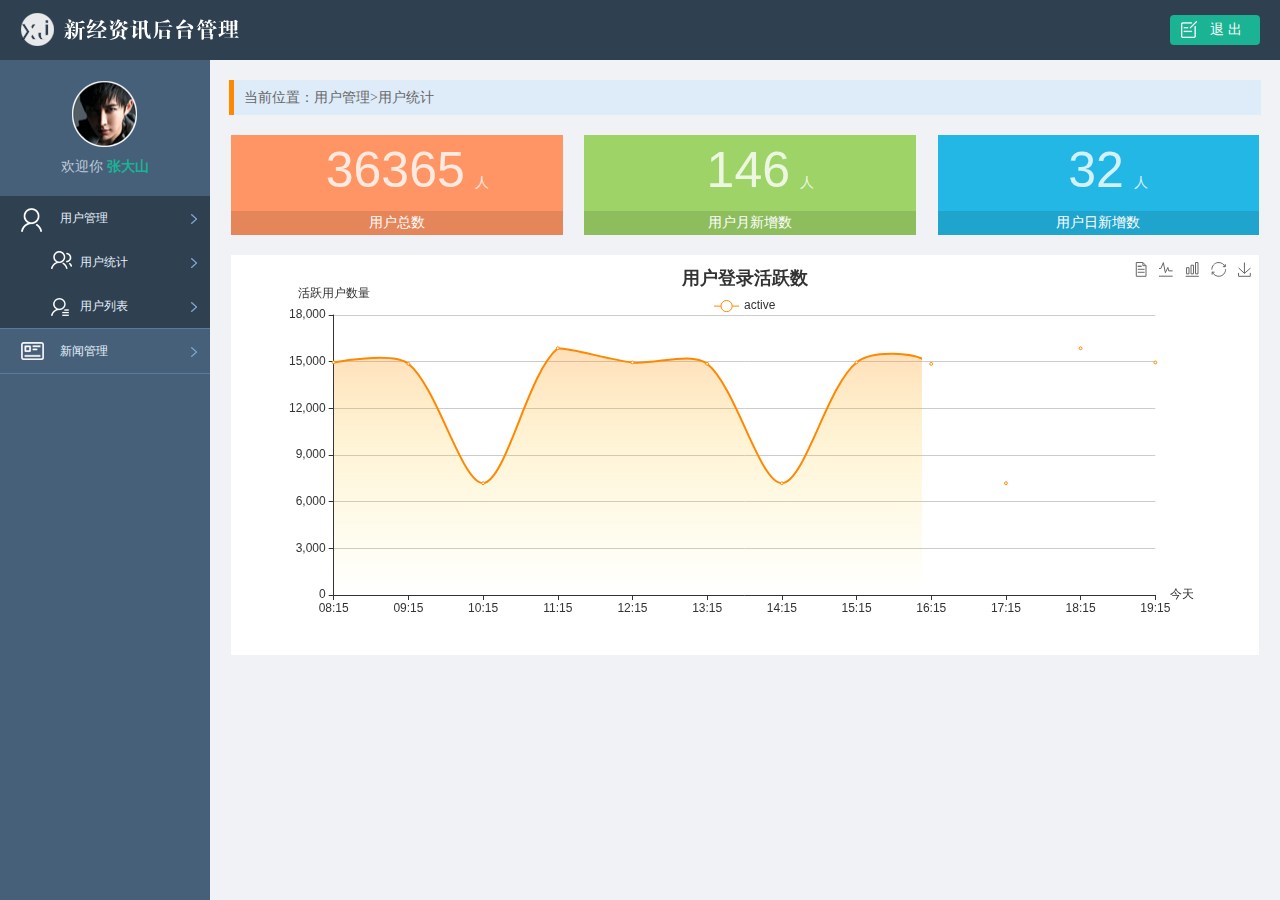
<file: info/static/admin/html/index.html>
<!DOCTYPE html>
<html lang="en">
<head>
	<meta charset="UTF-8">
	<title>新经资讯后台管理</title>
	<link rel="stylesheet" type="text/css" href="../css/reset.css">
	<link rel="stylesheet" type="text/css" href="../css/main.css">
	<script type="text/javascript" src="../js/jquery-1.12.4.min.js"></script>
</head>
<body>
	<div class="header">
		<a href="#" class="logo fl"><img src="../images/logo.png" alt="logo"></a>
		<a href="#" class="logout fr">退 出</a>
	</div>
	
	<div class="side_bar">
		<div class="user_info">
			<img src="../images/person.png" alt="张大山">
			<p>欢迎你 <em>张大山</em></p>
		</div>

		<div class="menu_con">
			<div class="first_menu active"><a href="#" class="icon01">用户管理</a></div>
			<ul class="sub_menu show">
				<li><a class="icon022" href="user_count.html" target="main_frame">用户统计</a></li>
				<li class="current"><a href="user_list.html" class="icon021" target="main_frame">用户列表</a></li>
			</ul>
			<div class="first_menu"><a href="#" class="icon02">新闻管理</a></div>
			<ul class="sub_menu">
				<li><a href="news_review.html" class="icon031" target="main_frame">新闻审核</a></li>
				<li><a href="news_edit.html" class="icon032" target="main_frame">新闻版式编辑</a></li>
				<li><a href="news_type.html" class="icon034" target="main_frame">新闻分类管理</a></li>
			</ul>
		</div>
	</div>

	<div class="main_body" id="main_body">
		<iframe src="user_count.html" frameborder="0" id="main_frame" name="main_frame" frameborder="0" scrolling="auto"></iframe>
	</div>
	
	<script>
		$(function(){
			$('.first_menu').click(function(){
				$(this).addClass('active').siblings('.first_menu').removeClass('active');
				$(this).next().slideDown().siblings('.sub_menu').slideUp();
			})
			var frame_w = $('#main_body').outerWidth();
			var frame_h = $('#main_body').outerHeight();
			$('#main_frame').css({'width':frame_w,'height':frame_h});
		})
	</script>

</body>
</html>
</file>
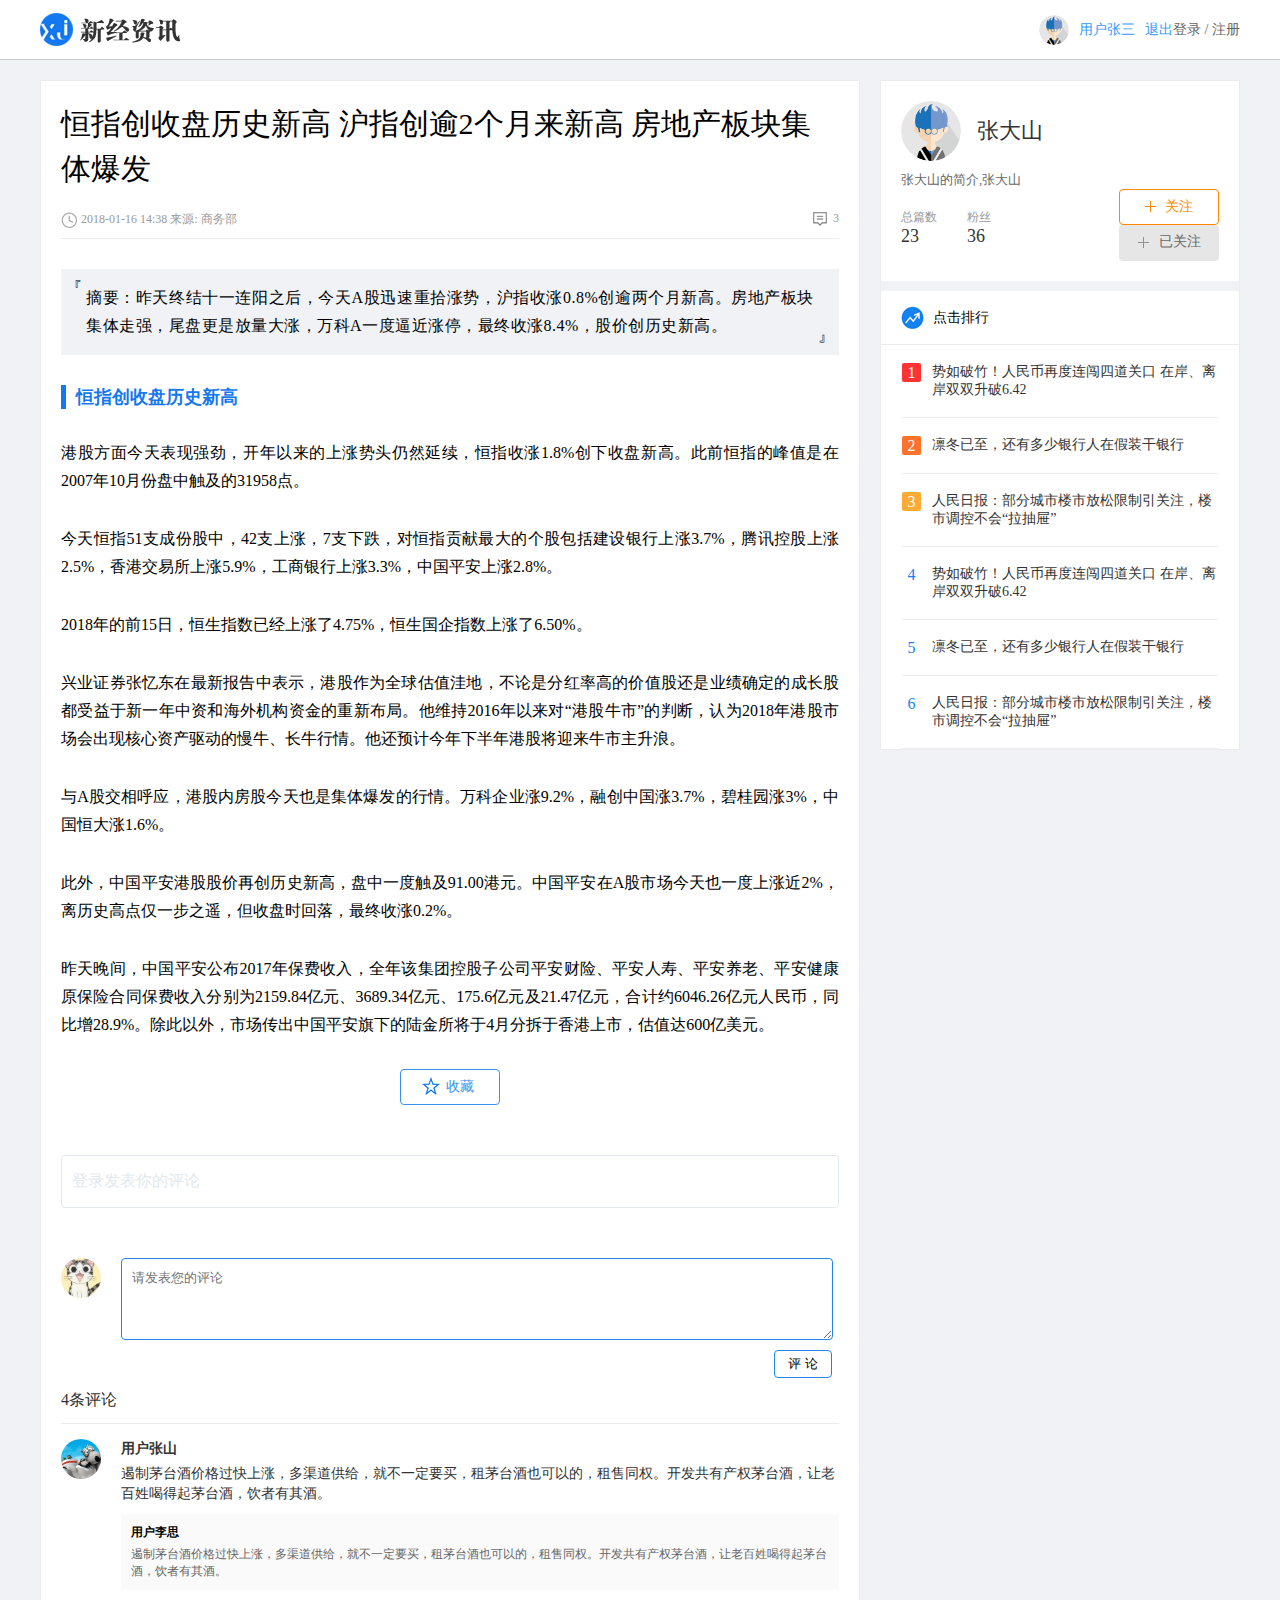
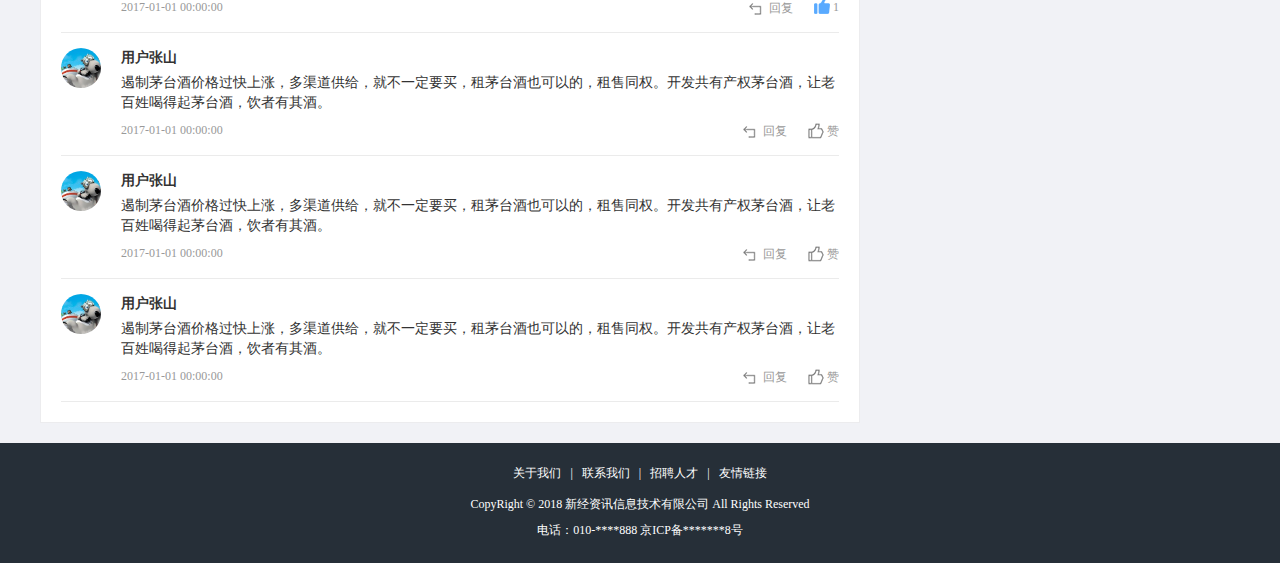
<file: info/templates/news/detail.html>
<!DOCTYPE html>
<html lang="en">
<head>
    <meta charset="UTF-8">
    <title>文章详情页</title>
    <link rel="stylesheet" type="text/css" href="../../static/news/css/reset.css">
    <link rel="stylesheet" type="text/css" href="../../static/news/css/main.css">
    <script type="text/javascript" src="../../static/news/js/jquery-1.12.4.min.js"></script>
    <script type="text/javascript" src="../../static/news/js/detail.js"></script>
    <script type="text/javascript" src="../../static/news/js/main.js"></script>
</head>
<body>
    <div class="header_con">
        <div class="header">
            <a href="#" class="logo fl"><img src="../../static/news/images/logo.png" alt="logo"></a>
            <div class="user_btns fr">
                <a href="javascript:;" class="login_btn">登录</a> / <a href="javascript:;" class="register_btn">注册</a>
            </div>
            <!-- 用户登录后显示下面，隐藏上面 -->
            <div class="user_login fr">
                <img src="../../static/news/images/person01.png" class="lgin_pic">
                <a href="#">用户张三</a>
                <a href="#">退出</a>
            </div>
        </div>
    </div>
    
    <div class="conter_con">
        <div class="detail_con fl">
            <h3>恒指创收盘历史新高 沪指创逾2个月来新高 房地产板块集体爆发</h3>
            <div class="detail_about clearfix">
                <span class="time_souce fl">2018-01-16 14:38 来源: 商务部</span>
                <span class="comment fr">3</span>
            </div>

            <p class="summary">
                摘要：昨天终结十一连阳之后，今天A股迅速重拾涨势，沪指收涨0.8%创逾两个月新高。房地产板块集体走强，尾盘更是放量大涨，万科A一度逼近涨停，最终收涨8.4%，股价创历史新高。
            </p>

            <h4>恒指创收盘历史新高</h4>

            <p>
            港股方面今天表现强劲，开年以来的上涨势头仍然延续，恒指收涨1.8%创下收盘新高。此前恒指的峰值是在2007年10月份盘中触及的31958点。</p>
<p>
今天恒指51支成份股中，42支上涨，7支下跌，对恒指贡献最大的个股包括建设银行上涨3.7%，腾讯控股上涨2.5%，香港交易所上涨5.9%，工商银行上涨3.3%，中国平安上涨2.8%。</p>
<p>
2018年的前15日，恒生指数已经上涨了4.75%，恒生国企指数上涨了6.50%。</p>
<p>
兴业证券张忆东在最新报告中表示，港股作为全球估值洼地，不论是分红率高的价值股还是业绩确定的成长股都受益于新一年中资和海外机构资金的重新布局。他维持2016年以来对“港股牛市”的判断，认为2018年港股市场会出现核心资产驱动的慢牛、长牛行情。他还预计今年下半年港股将迎来牛市主升浪。</p>
<p>
与A股交相呼应，港股内房股今天也是集体爆发的行情。万科企业涨9.2%，融创中国涨3.7%，碧桂园涨3%，中国恒大涨1.6%。</p>
<p>
此外，中国平安港股股价再创历史新高，盘中一度触及91.00港元。中国平安在A股市场今天也一度上涨近2%，离历史高点仅一步之遥，但收盘时回落，最终收涨0.2%。</p>
<p>
昨天晚间，中国平安公布2017年保费收入，全年该集团控股子公司平安财险、平安人寿、平安养老、平安健康原保险合同保费收入分别为2159.84亿元、3689.34亿元、175.6亿元及21.47亿元，合计约6046.26亿元人民币，同比增28.9%。除此以外，市场传出中国平安旗下的陆金所将于4月分拆于香港上市，估值达600亿美元。</p>
            
            
        <a href="javascript:;" class="collection block-center">收藏</a>
        <a href="javascript:;" class="collected block-center" style="display: none"><span class="out">已收藏</span><span class="over">取消收藏</span></a>
        

        <div class="comment_form_logout">
            登录发表你的评论
        </div>

        <form action="" class="comment_form">
            <div class="person_pic">
                <img src="../../static/news/images/cat.jpg" alt="用户图标">
            </div>
            <textarea placeholder="请发表您的评论" class="comment_input"></textarea>
            <input type="submit" name="" value="评 论" class="comment_sub">
        </form>


        <div class="comment_count">
            4条评论
        </div>
        
        <div class="comment_list_con">
            <div class="comment_list">
                <div class="person_pic fl">
                    <img src="../../static/news/images/worm.jpg" alt="用户图标">
                </div>    
                <div class="user_name fl">用户张山</div>
                <div class="comment_text fl">
                    遏制茅台酒价格过快上涨，多渠道供给，就不一定要买，租茅台酒也可以的，租售同权。开发共有产权茅台酒，让老百姓喝得起茅台酒，饮者有其酒。
                </div>
                <div class="reply_text_con fl">
                    <div class="user_name2">用户李思</div>
                    <div class="reply_text">
                        遏制茅台酒价格过快上涨，多渠道供给，就不一定要买，租茅台酒也可以的，租售同权。开发共有产权茅台酒，让老百姓喝得起茅台酒，饮者有其酒。
                    </div>
                </div>
                <div class="comment_time fl">2017-01-01 00:00:00</div>
                <a href="javascript:;" class="comment_up has_comment_up fr">1</a>
                <a href="javascript:;" class="comment_reply fr">回复</a>
                <from class="reply_form fl">
                    <textarea  class="reply_input"></textarea>
                    <input type="submit" name="" value="回复" class="reply_sub fr">
                    <input type="reset" name="" value="取消" class="reply_cancel fr">
                </from>            
            </div>

            <div class="comment_list">
                <div class="person_pic fl">
                    <img src="../../static/news/images/worm.jpg" alt="用户图标">
                </div>    
                <div class="user_name fl">用户张山</div>
                <div class="comment_text fl">
                    遏制茅台酒价格过快上涨，多渠道供给，就不一定要买，租茅台酒也可以的，租售同权。开发共有产权茅台酒，让老百姓喝得起茅台酒，饮者有其酒。
                </div>
                <div class="comment_time fl">2017-01-01 00:00:00</div>
                <a href="javascript:;" class="comment_up fr">赞</a>
                <a href="javascript:;" class="comment_reply fr">回复</a>
                <from class="reply_form fl">
                    <textarea  class="reply_input"></textarea>
                    <input type="submit" name="" value="回复" class="reply_sub fr">
                    <input type="reset" name="" value="取消" class="reply_cancel fr">
                </from>            
            </div>

            <div class="comment_list">
                <div class="person_pic fl">
                    <img src="../../static/news/images/worm.jpg" alt="用户图标">
                </div>    
                <div class="user_name fl">用户张山</div>
                <div class="comment_text fl">
                    遏制茅台酒价格过快上涨，多渠道供给，就不一定要买，租茅台酒也可以的，租售同权。开发共有产权茅台酒，让老百姓喝得起茅台酒，饮者有其酒。
                </div>
                <div class="comment_time fl">2017-01-01 00:00:00</div>
                <a href="javascript:;" class="comment_up fr">赞</a>
                <a href="javascript:;" class="comment_reply fr">回复</a>
                <from class="reply_form fl">
                    <textarea  class="reply_input"></textarea>
                    <input type="submit" name="" value="回复" class="reply_sub fr">
                    <input type="reset" name="" value="取消" class="reply_cancel fr">
                </from>            
            </div>

            <div class="comment_list">
                <div class="person_pic fl">
                    <img src="../../static/news/images/worm.jpg" alt="用户图标">
                </div>    
                <div class="user_name fl">用户张山</div>
                <div class="comment_text fl">
                    遏制茅台酒价格过快上涨，多渠道供给，就不一定要买，租茅台酒也可以的，租售同权。开发共有产权茅台酒，让老百姓喝得起茅台酒，饮者有其酒。
                </div>
                <div class="comment_time fl">2017-01-01 00:00:00</div>
                <a href="javascript:;" class="comment_up fr">赞</a>
                <a href="javascript:;" class="comment_reply fr">回复</a>
                <from class="reply_form fl">
                    <textarea  class="reply_input"></textarea>
                    <input type="submit" name="" value="回复" class="reply_sub fr">
                    <input type="reset" name="" value="取消" class="reply_cancel fr">
                </from>            
            </div>
        </div>
            
            
        </div>
        <div class="rank_con fr">
            <div class="author_card">
                <a href="#" class="author_pic"><img src="../../static/news/images/user_pic.png" alt="author_pic"></a>
                <a href="#" class="author_name">张大山</a>
                <div class="author_resume">张大山的简介,张大山</div>
                <div class="writings"><span>总篇数</span><b>23</b></div>
                <div class="follows"><span>粉丝</span><b>36</b></div>
                <a href="javascript:;" class="focus fr">关注</a>
                <a href="javascript:;" class="focused fr"><span class="out">已关注</span><span class="over">取消关注</span></a>
            </div>            
            <div class="rank_title">
                <h3>点击排行</h3>
            </div>
            <ul class="rank_list">
                <li><span class="first">1</span><a href="#">势如破竹！人民币再度连闯四道关口 在岸、离岸双双升破6.42</a></li>
                <li><span class="second">2</span><a href="#">凛冬已至，还有多少银行人在假装干银行</a></li>
                <li><span class="third">3</span><a href="#">人民日报：部分城市楼市放松限制引关注，楼市调控不会“拉抽屉”</a></li>
                <li><span>4</span><a href="#">势如破竹！人民币再度连闯四道关口 在岸、离岸双双升破6.42</a></li>
                <li><span>5</span><a href="#">凛冬已至，还有多少银行人在假装干银行</a></li>
                <li><span>6</span><a href="#">人民日报：部分城市楼市放松限制引关注，楼市调控不会“拉抽屉”</a></li>
            </ul>
        </div>
    </div>
    <div class="footer">        
        <div class="footer_links">
            <a href="">关于我们</a>
            <span>|</span>
            <a href="">联系我们</a>
            <span>|</span>
            <a href="">招聘人才</a>
            <span>|</span>
            <a href="">友情链接</a>
        </div>
        <p class="copyright">
            CopyRight © 2018 新经资讯信息技术有限公司 All Rights Reserved<br />
电话：010-****888    京ICP备*******8号
        </p>
    </div>
    
    <!-- 登录表单 -->
    <form class="login_form_con">
        <div class="login_form">
            <div class="login_title">
                <h3>登 录</h3>
                <a href="javascript:;" class="shutoff"></a>
            </div>
            <div class="form_group">                
                <input type="text" name="username" autocomplete="off">
                <div class="input_tip">用户名/手机号</div>
            </div>
            <div class="form_group">                
                <input type="password" name="password">
                <div class="input_tip">密码(不少于6位)</div>
            </div>
            <input type="submit" name="" value="登 录" class="input_sub">
            <div class="down_link">还没有账号？<a href="#" class="to_register">立即注册</a></div>
        </div>
        <div class="mask"></div>
    </form>
    
    <!-- 注册表单 -->
    <form class="register_form_con">
        <div class="register_form">
            <div class="register_title">
                <h3>注 册</h3>
                <a href="javascript:;" class="shutoff"></a>
            </div>
            <div class="form_group">
                <input type="text" name="mobile" autocomplete="off" id="register_mobile" class="phone_input">
                <div class="input_tip">手机号</div>
                <div id="register-mobile-err" class="error_tip">手机号不能为空</div>
            </div>
            <div class="form_group">
                <input type="text" name="code_pwd" id="imagecode" class="code_pwd">
                <div class="input_tip">图形验证码</div>
                <img src="../../static/news/images/pic_code.png" class="get_pic_code" onclick="generateImageCode()">
                <div id="register-image-code-err" class="error_tip">图形码不能为空</div>
            </div>
            <div class="form_group">
                <input type="text" name="smscode" id="smscode" class="code_pwd">
                <div class="input_tip">手机验证码</div>
                <a href="javascript:;" class="get_code" onclick="sendSMSCode()">点击获取验证码</a>
                <div id="register-sms-code-err" class="error_tip">验证码不能为空</div>
            </div>
            <div class="form_group">
                <input type="password" name="password" id="register_password" class="pass_input">
                <div class="input_tip">密码(不少于6位)</div>
                <div id="register-password-err" class="error_tip">密码不能为空</div>
            </div>
            <div  class="form_group2 clearfix">
                <input type="checkbox" class="agree_input" checked>
                <p>同意使用条款，并已阅读"跟帖评论自律管理承诺书"</p>
                <div class="error_tip">请勾选</div>
            </div>
            <input type="submit" name="" value="注 册" class="input_sub">
            <div class="down_link">已有账号？<a href="javascript:;" class="to_login">立即登录</a></div>
        </div>
        <div class="mask"></div>
    </form>
</body>
</html>
</file>
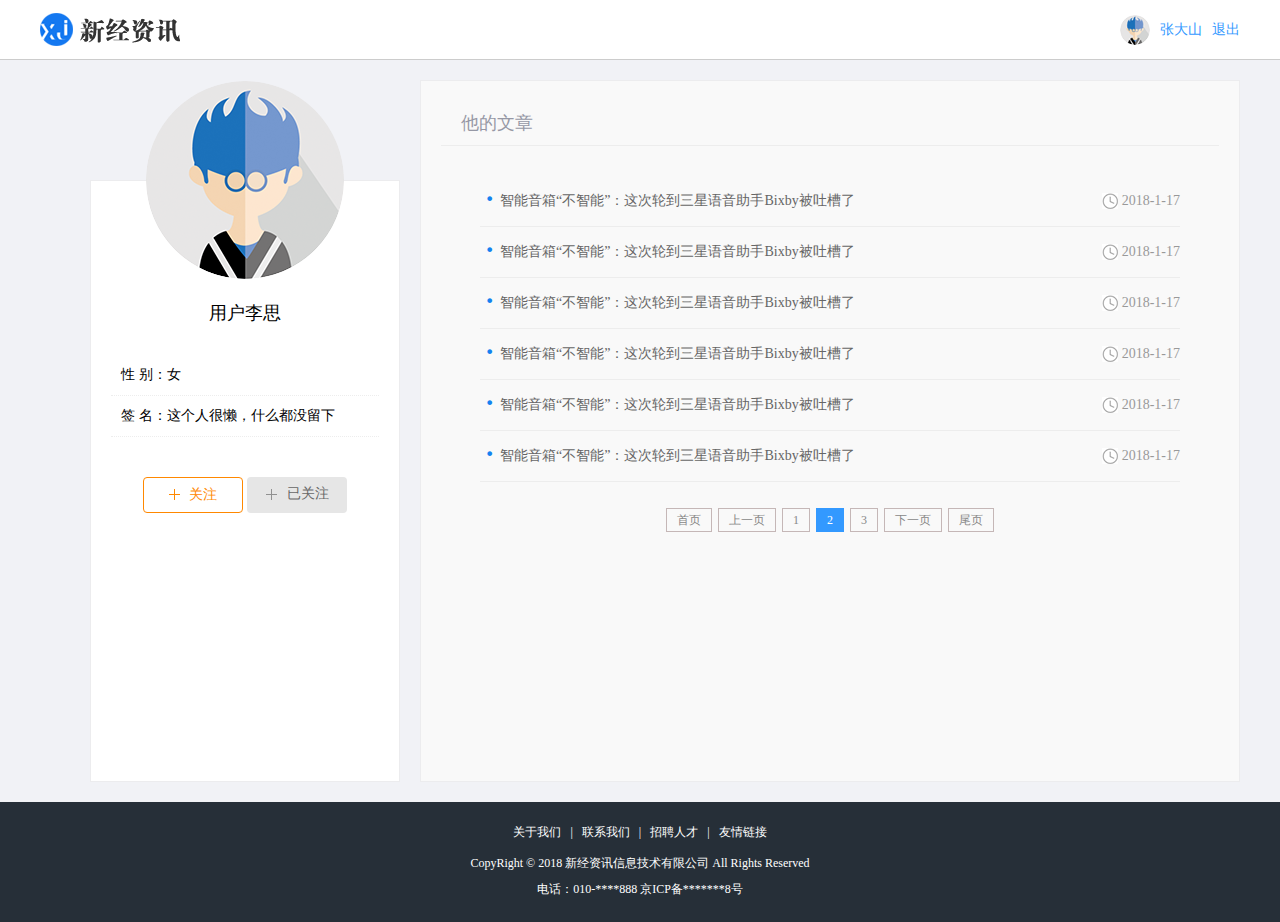
<file: info/templates/news/other.html>
<!DOCTYPE html>
<html lang="en">
<head>
    <meta charset="UTF-8">
    <title>用户概况</title>
    <link rel="stylesheet" type="text/css" href="../../static/news/css/reset.css">
    <link rel="stylesheet" type="text/css" href="../../static/news/css/jquery.pagination.css">
    <link rel="stylesheet" type="text/css" href="../../static/news/css/main.css">
    <script type="text/javascript" src="../../static/news/js/jquery-1.12.4.min.js"></script>
    <script type="text/javascript" src="../../static/news/js/jquery.pagination.min.js"></script>
    <script type="text/javascript" src="../../static/news/js/other.js"></script>
</head>
<body>
    <div class="header_con">
        <div class="header">
            <a href="#" class="logo fl"><img src="../../static/news/images/logo.png" alt="logo"></a>
            <div class="user_login fr" style="display: block;">
                <img src="../../static/news/images/person01.png" class="lgin_pic">
                <a href="#">张大山</a>
                <a href="#">退出</a>
            </div>
        </div>
    </div>
    
    <div class="conter_con">
        <div class="user_menu_con fl">
            <div class="user_center_pic">
                <img src="../../static/news/images/user_pic.png" alt="用户图片">
            </div>
            <div class="user_center_name">用户李思</div>

            <ul class="other_detail">
                <li>性 别：女</li>
                <li>签 名：这个人很懒，什么都没留下</li>
            </ul>
            
            <div class="focus_other">
                <a href="javascript:;" class="focus">关注</a>
        <a href="javascript:;" class="focused"><span class="out">已关注</span><span class="over">取消关注</span></a>
            </div>            

        </div>

        <div class="user_con fr">
            <div class="other_collect">
                <h3>他的文章</h3>
                <ul class="article_list">
                    <li><a href="#">智能音箱“不智能”：这次轮到三星语音助手Bixby被吐槽了</a><span>2018-1-17</span></li>
                    <li><a href="#">智能音箱“不智能”：这次轮到三星语音助手Bixby被吐槽了</a><span>2018-1-17</span></li>
                    <li><a href="#">智能音箱“不智能”：这次轮到三星语音助手Bixby被吐槽了</a><span>2018-1-17</span></li>
                    <li><a href="#">智能音箱“不智能”：这次轮到三星语音助手Bixby被吐槽了</a><span>2018-1-17</span></li>
                    <li><a href="#">智能音箱“不智能”：这次轮到三星语音助手Bixby被吐槽了</a><span>2018-1-17</span></li>
                    <li><a href="#">智能音箱“不智能”：这次轮到三星语音助手Bixby被吐槽了</a><span>2018-1-17</span></li>
                </ul>
                
                <div id="pagination" class="page"></div>
                <script>
                    $(function(){
                        $("#pagination").pagination({
                            currentPage: 2,
                            totalPage: 3,
                            callback: function(current) {
                                alert('ok!');
                            }
                        });
                    });
                </script>
            </div>

        </div>        
    </div>
    <div class="footer">        
        <div class="footer_links">
            <a href="">关于我们</a>
            <span>|</span>
            <a href="">联系我们</a>
            <span>|</span>
            <a href="">招聘人才</a>
            <span>|</span>
            <a href="">友情链接</a>
        </div>
        <p class="copyright">
            CopyRight © 2018 新经资讯信息技术有限公司 All Rights Reserved<br />
电话：010-****888    京ICP备*******8号
        </p>
    </div>
    
    <!-- 登录表单 -->
    <form class="login_form_con">
        <div class="login_form">
            <div class="login_title">
                <h3>登 录</h3>
                <a href="javascript:;" class="shutoff"></a>
            </div>
            <div class="form_group">                
                <input type="text" name="username" autocomplete="off">
                <div class="input_tip">用户名/手机号</div>
            </div>
            <div class="form_group">                
                <input type="password" name="password">
                <div class="input_tip">密码(不少于6位)</div>
            </div>
            <input type="submit" name="" value="登 录" class="input_sub">
            <div class="down_link">还没有账号？<a href="#" class="to_register">立即注册</a></div>
        </div>
        <div class="mask"></div>
    </form>
    
    <!-- 注册表单 -->
    <form class="register_form_con">
        <div class="register_form">
            <div class="register_title">
                <h3>注 册</h3>
                <a href="javascript:;" class="shutoff"></a>
            </div>
            <div class="form_group">                
                <input type="text" name="username" autocomplete="off" class="phone_input">
                <div class="input_tip">手机号</div>
                <div class="error_tip">手机号不能为空</div>
            </div>
            <div class="form_group">                
                <input type="password" name="code_pwd" class="code_pwd">
                <div class="input_tip">手机验证码</div>
                <a href="javascript:;" class="get_code">点击获取验证码</a>
                <div class="error_tip">验证码不能为空</div>
            </div>
            <div class="form_group">                
                <input type="password" name="password" class="pass_input">
                <div class="input_tip">密码(不少于6位)</div>
                <div class="error_tip">密码不能为空</div>
            </div>
            <div class="form_group">                
                <input type="password" name="code_pwd" class="code_pwd">
                <div class="input_tip">图形验证码</div>
                <img src="../../static/news/images/pic_code.png" class="get_pic_code">
                <div class="error_tip">图形码不能为空</div>
            </div>
            
            <div  class="form_group2 clearfix">
                <input type="checkbox" class="agree_input" checked>
                <p>同意使用条款，并已阅读"跟帖评论自律管理承诺书"</p>
                <div class="error_tip">请勾选</div>
            </div>
            <input type="submit" name="" value="注 册" class="input_sub">
            <div class="down_link">已有账号？<a href="#" class="to_login">立即登录</a></div>
        </div>
        <div class="mask"></div>
    </form>
</body>
</html>
</file>
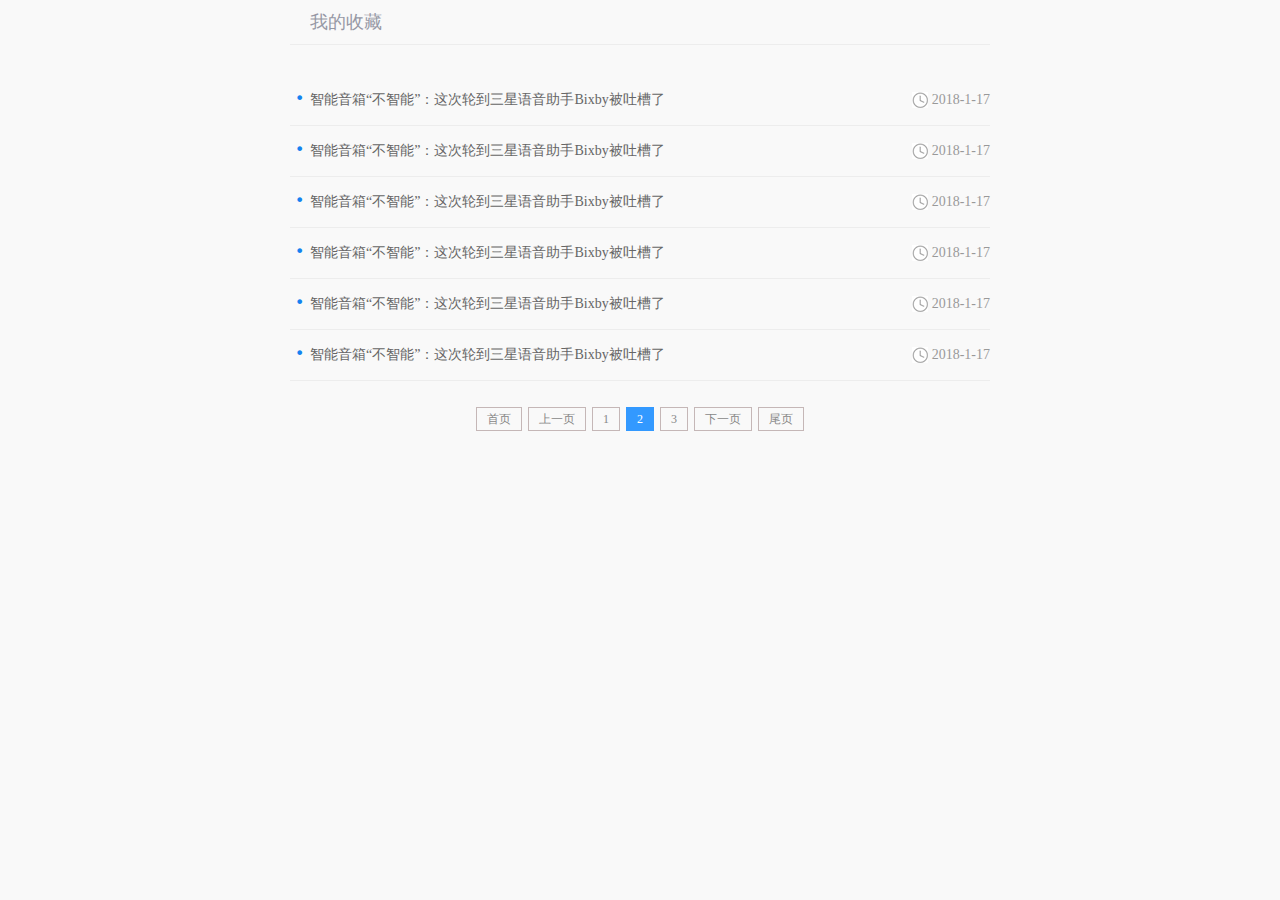
<file: info/templates/news/user_collection.html>
<!DOCTYPE html>
<html lang="en">
<head>
	<meta charset="UTF-8">
	<title>用户中心</title>
	<link rel="stylesheet" type="text/css" href="../../static/news/css/reset.css">
    <link rel="stylesheet" type="text/css" href="../../static/news/css/jquery.pagination.css">
    <link rel="stylesheet" type="text/css" href="../../static/news/css/main.css">
    <script type="text/javascript" src="../../static/news/js/jquery-1.12.4.min.js"></script>
	<script type="text/javascript" src="../../static/news/js/jquery.pagination.min.js"></script>
</head>
<body class="inframe_body">
    <div class="my_collect">
        <h3>我的收藏</h3>
        <ul class="article_list">
            <li><a href="#">智能音箱“不智能”：这次轮到三星语音助手Bixby被吐槽了</a><span>2018-1-17</span></li>
            <li><a href="#">智能音箱“不智能”：这次轮到三星语音助手Bixby被吐槽了</a><span>2018-1-17</span></li>
            <li><a href="#">智能音箱“不智能”：这次轮到三星语音助手Bixby被吐槽了</a><span>2018-1-17</span></li>
            <li><a href="#">智能音箱“不智能”：这次轮到三星语音助手Bixby被吐槽了</a><span>2018-1-17</span></li>
            <li><a href="#">智能音箱“不智能”：这次轮到三星语音助手Bixby被吐槽了</a><span>2018-1-17</span></li>
            <li><a href="#">智能音箱“不智能”：这次轮到三星语音助手Bixby被吐槽了</a><span>2018-1-17</span></li>
        </ul>



        <div id="pagination" class="page"></div>
        <script>
            $(function() {
                $("#pagination").pagination({
                    currentPage: 2,
                    totalPage: 3,
                    callback: function(current) {
                        alert('ok!');
                    }
                });
            });
        </script>

    </div>
</body>
</html>
</file>
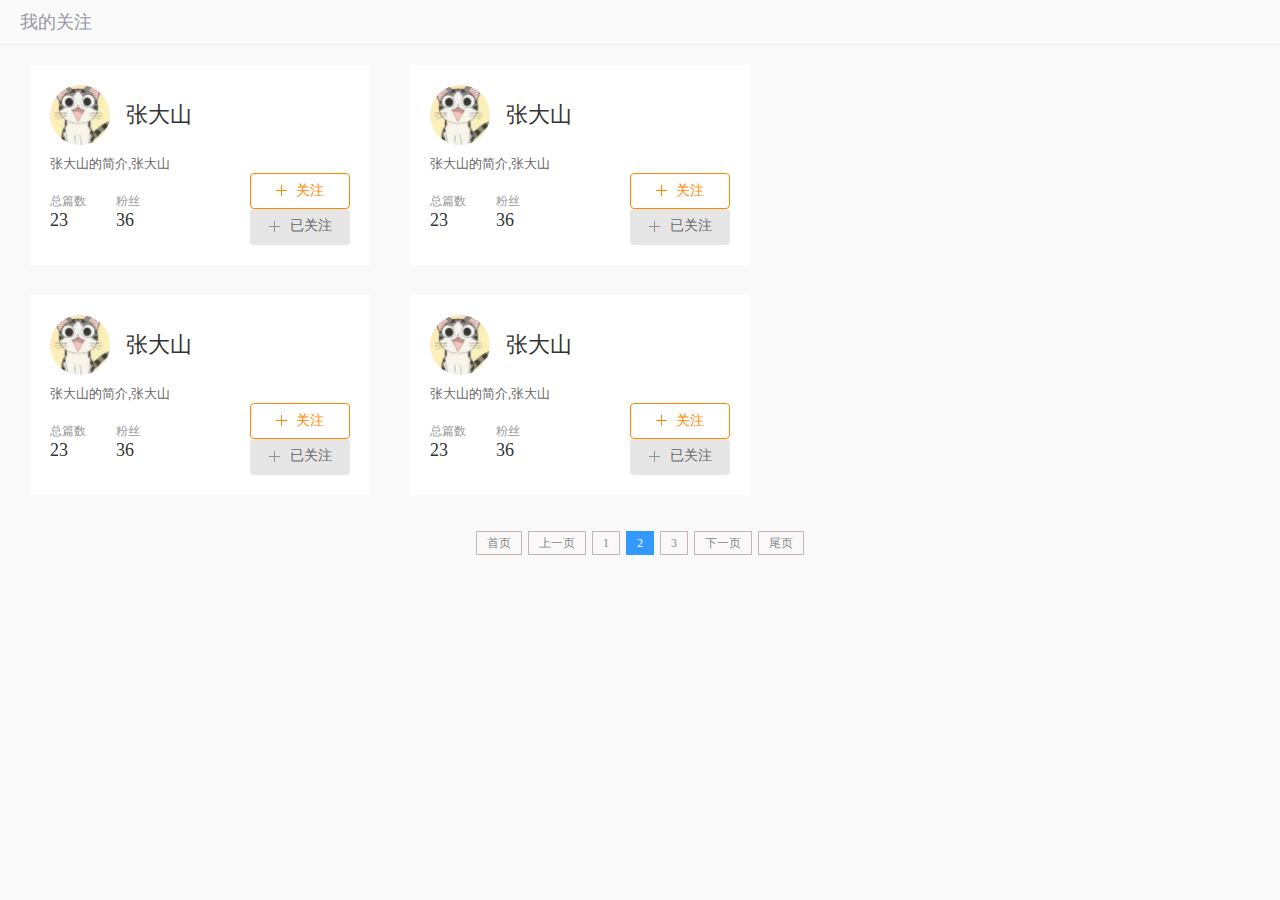
<file: info/templates/news/user_follow.html>
<!DOCTYPE html>
<html lang="en">
<head>
	<meta charset="UTF-8">
	<title>用户中心</title>
	<link rel="stylesheet" type="text/css" href="../../static/news/css/reset.css">
    <link rel="stylesheet" type="text/css" href="../../static/news/css/jquery.pagination.css">
    <link rel="stylesheet" type="text/css" href="../../static/news/css/main.css">
    <script type="text/javascript" src="../../static/news/js/jquery-1.12.4.min.js"></script>
	<script type="text/javascript" src="../../static/news/js/jquery.pagination.min.js"></script>
    <script type="text/javascript" src="../../static/news/js/user_follow.js"></script>
</head>
<body class="inframe_body">
        <h3 class="common_title">我的关注</h3>
        <ul class="card_list_con">
            <li class="author_card card_list">
                <a href="#" target="_blank" class="author_pic"><img src="../../static/news/images/cat.jpg" alt="author_pic"></a>
                <a href="#" target="_blank" class="author_name">张大山</a>
                <div class="author_resume">张大山的简介,张大山</div>
                <div class="writings"><span>总篇数</span><b>23</b></div>
                <div class="follows"><span>粉丝</span><b>36</b></div>
                <a href="javascript:;" class="focus fr">关注</a>
                <a href="javascript:;" class="focused fr"><span class="out">已关注</span><span class="over">取消关注</span></a>
            </li>
            <li class="author_card card_list">
                <a href="#" target="_blank" class="author_pic"><img src="../../static/news/images/cat.jpg" alt="author_pic"></a>
                <a href="#" target="_blank" class="author_name">张大山</a>
                <div class="author_resume">张大山的简介,张大山</div>
                <div class="writings"><span>总篇数</span><b>23</b></div>
                <div class="follows"><span>粉丝</span><b>36</b></div>
                <a href="javascript:;" class="focus fr">关注</a>
                <a href="javascript:;" class="focused fr"><span class="out">已关注</span><span class="over">取消关注</span></a>
            </li>
            <li class="author_card card_list">
                <a href="#" target="_blank" class="author_pic"><img src="../../static/news/images/cat.jpg" alt="author_pic"></a>
                <a href="#" target="_blank" class="author_name">张大山</a>
                <div class="author_resume">张大山的简介,张大山</div>
                <div class="writings"><span>总篇数</span><b>23</b></div>
                <div class="follows"><span>粉丝</span><b>36</b></div>
                <a href="javascript:;" class="focus fr">关注</a>
                <a href="javascript:;" class="focused fr"><span class="out">已关注</span><span class="over">取消关注</span></a>
            </li>
            <li class="author_card card_list">
                <a href="#" target="_blank" class="author_pic"><img src="../../static/news/images/cat.jpg" alt="author_pic"></a>
                <a href="#" target="_blank" class="author_name">张大山</a>
                <div class="author_resume">张大山的简介,张大山</div>
                <div class="writings"><span>总篇数</span><b>23</b></div>
                <div class="follows"><span>粉丝</span><b>36</b></div>
                <a href="javascript:;" class="focus fr">关注</a>
                <a href="javascript:;" class="focused fr"><span class="out">已关注</span><span class="over">取消关注</span></a>
            </li>
        </ul>
        
        
        <div id="pagination" class="page"></div>
        <script>
            $(function() {
                $("#pagination").pagination({
                    currentPage: 2,
                    totalPage: 3,
                    callback: function(current) {
                        alert('ok!');
                    }
                });
            });
        </script>
</body>
</html>
</file>
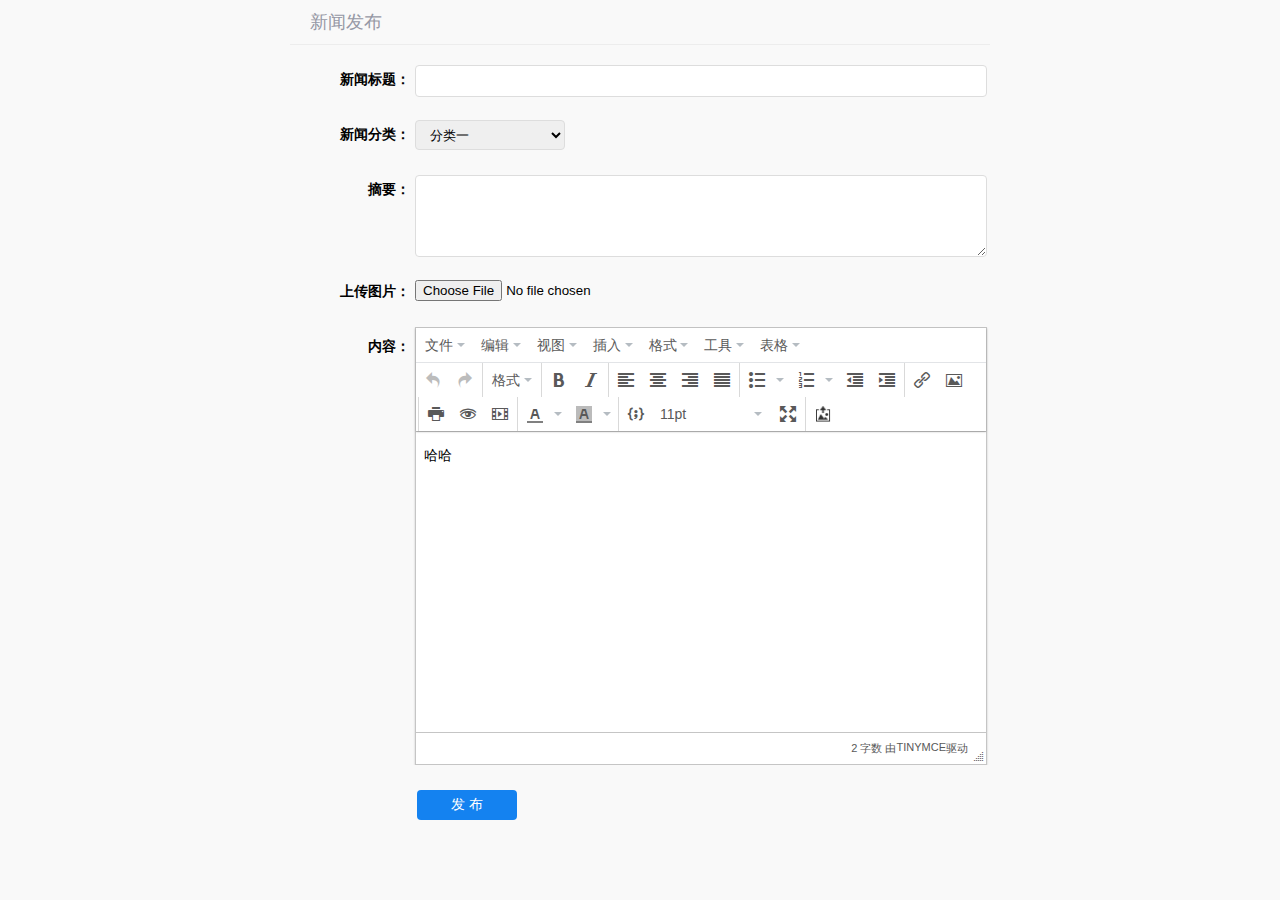
<file: info/templates/news/user_news_release.html>
<!DOCTYPE html>
<html lang="en">
<head>
	<meta charset="UTF-8">
	<title>用户中心</title>
	<link rel="stylesheet" type="text/css" href="../../static/news/css/reset.css">
    <link rel="stylesheet" type="text/css" href="../../static/news/css/main.css">
    <script type="text/javascript" src="../../static/news/js/jquery-1.12.4.min.js"></script>
    <script src="../../static/news/tinymce/js/tinymce/tinymce.min.js"></script>
    <script src="../../static/news/js/tinymce_setup.js"></script>
    <script type="text/javascript" src="../../static/news/js/user_news_release.js"></script>
</head>
<body class="inframe_body">
    <form class="release_form">
        <h3>新闻发布</h3>
        <div class="form-group"><label>新闻标题：</label><input type="text" class="input_txt2"></div>
        <div class="form-group">
            <label>新闻分类：</label>
            <select class="sel_opt">
                <option value="">分类一</option>
                <option value="">分类二</option>
                <option value="">分类三</option>
            </select>
        </div>
        <div class="form-group"><label>摘要：</label><textarea class="input_multxt"></textarea></div>
        <div class="form-group"><label>上传图片：</label><input type="file" class="input_file"></div>
        <div class="form-group">
            <label>内容：</label>
            <div class="fl"><input class="input_area" id="rich_content" name="content" value="哈哈"></input></div>
        </div>
        <div class="form-group">            
            <input type="submit" value="发 布" class="input_sub input_sub2">
        </div>
        <div class="error_tip2">错误提示</div>
    </form>
    <script>
        $(function(){
            window.parent.fnSetIframeHeight(900);
        })
    </script>
</body>
</html>
</file>
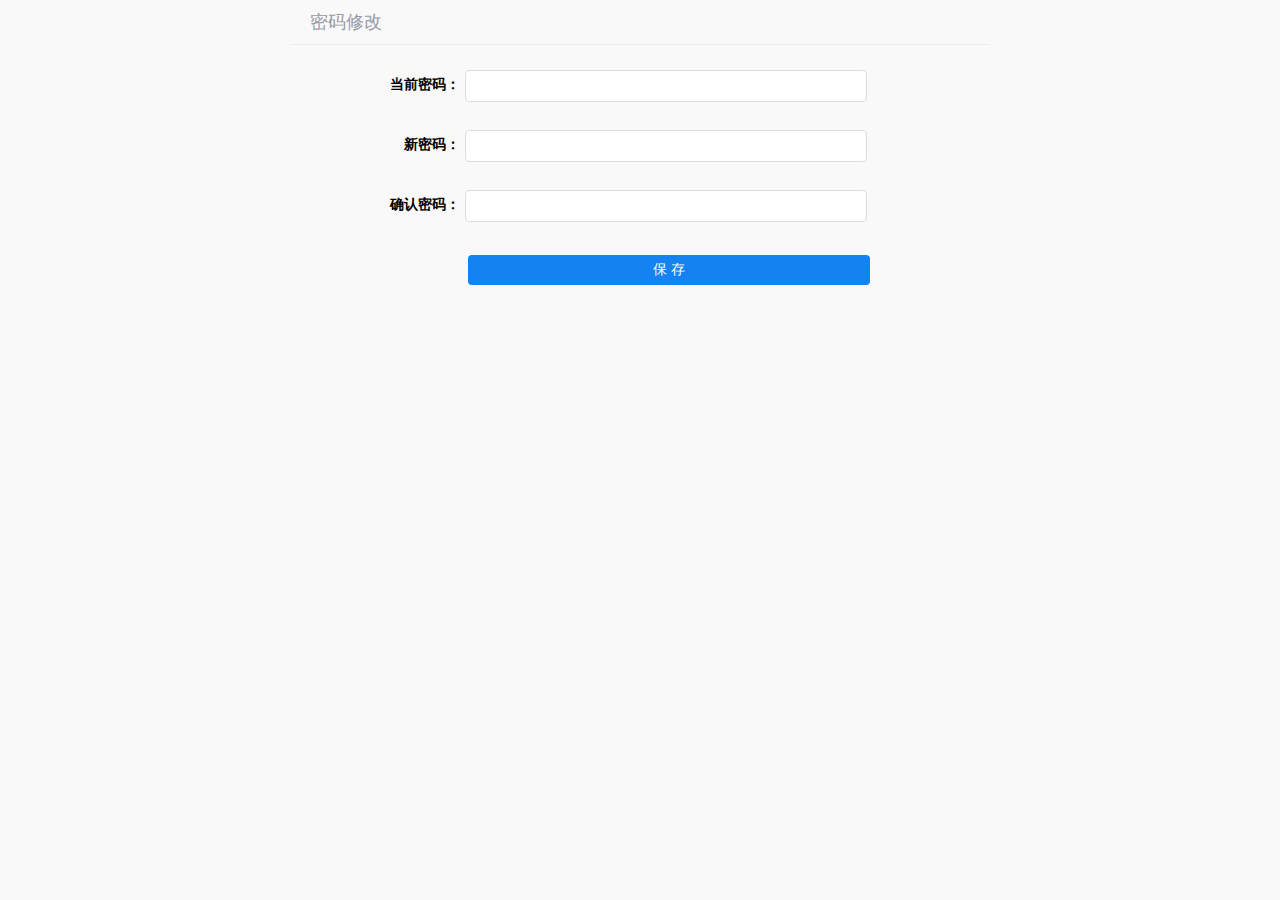
<file: info/templates/news/user_pass_info.html>
<!DOCTYPE html>
<html lang="en">
<head>
	<meta charset="UTF-8">
	<title>用户中心</title>
	<link rel="stylesheet" type="text/css" href="../../static/news/css/reset.css">
	<link rel="stylesheet" type="text/css" href="../../static/news/css/main.css">
        <script type="text/javascript" src="../../static/news/js/jquery-1.12.4.min.js"></script>
    <script type="text/javascript" src="../../static/news/js/user_pass_info.js"></script>
</head>
<body class="inframe_body">
    <form class="pass_info">
        <h3>密码修改</h3>
        <div class="form-group">
            <label>当前密码：</label>
            <input type="password" name="" class="input_txt">
        </div>
        <div class="form-group">
            <label>新密码：</label>
            <input type="password" name="" class="input_txt">
        </div>
        <div class="form-group">
            <label>确认密码：</label>
            <input type="password" name="" class="input_txt">
        </div>
       <div class="error_tip">提示信息</div>
        <div class="form-group">
            <input type="submit" value="保 存" class="input_sub">
        </div>
    </form>
</body>
</html>
</file>
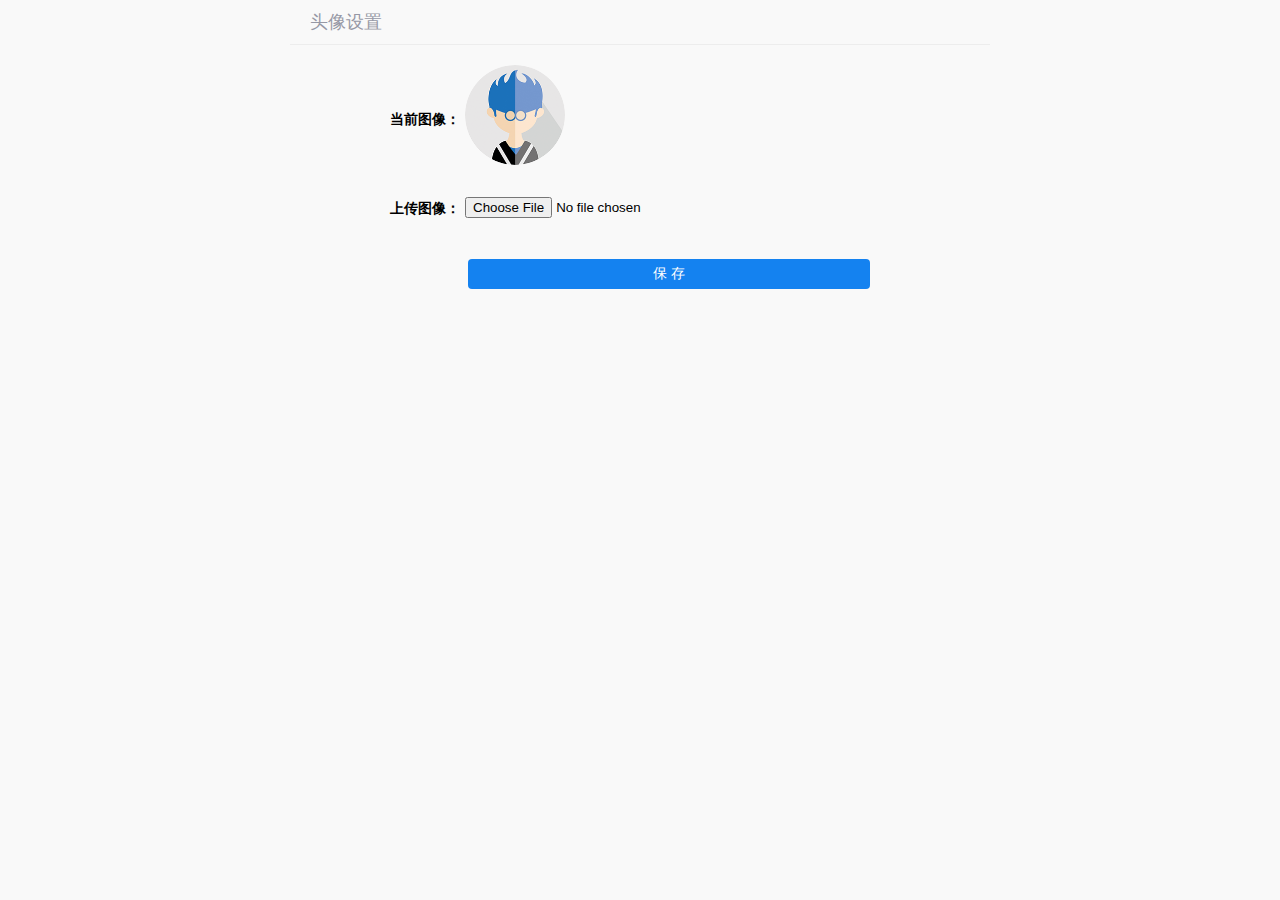
<file: info/templates/news/user_pic_info.html>
<!DOCTYPE html>
<html lang="en">
<head>
	<meta charset="UTF-8">
	<title>用户中心</title>
	<link rel="stylesheet" type="text/css" href="../../static/news/css/reset.css">
	<link rel="stylesheet" type="text/css" href="../../static/news/css/main.css">
    <script type="text/javascript" src="../../static/news/js/user_pic_info.js"></script>
</head>
<body class="inframe_body">
    <form class="pic_info">
        <h3>头像设置</h3>
        <div class="form-group">
            <label class="label01">当前图像：</label>
            <img src="../../static/news/images/user_pic.png" alt="用户图片" class="now_user_pic">
        </div>
        <div class="form-group">
            <label>上传图像：</label>
            <input type="file" name="avatar" class="input_file">
        </div>
        
        <div class="form-group">
            <input type="submit" value="保 存" class="input_sub">
        </div>
    </form>
</body>
</html>
</file>
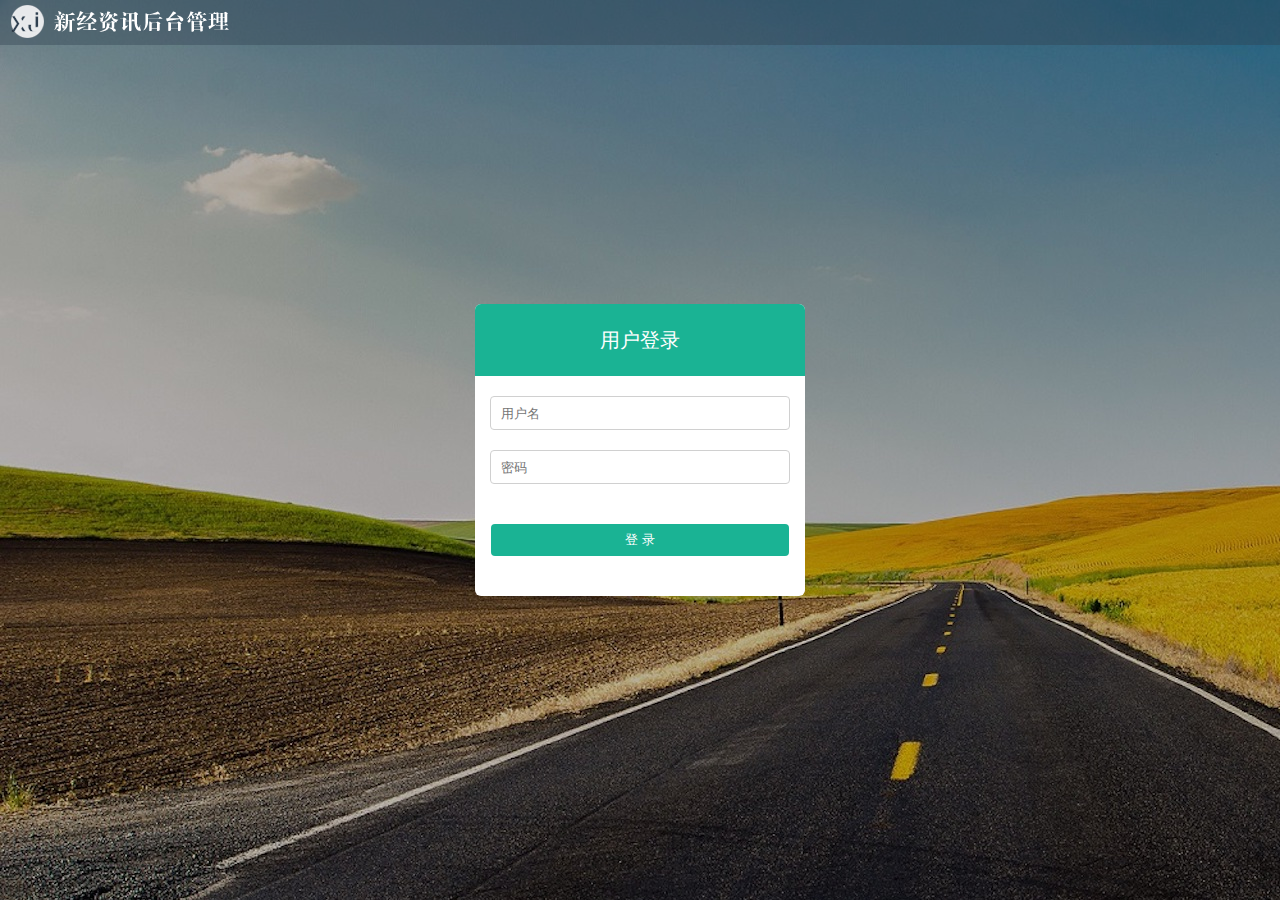
<file: info/static/admin/html/login.html>
<!DOCTYPE html>
<html lang="en">
<head>
	<meta charset="UTF-8">
	<title>新经资讯后台管理</title>
	<link rel="stylesheet" type="text/css" href="../css/reset.css">
	<link rel="stylesheet" type="text/css" href="../css/main.css">
</head>
<body>
	<div class="login_logo">
		<img src="../images/logo.png" alt="">
	</div>	
	<form method="post" class="login_form">
		<h1 class="login_title">用户登录</h1>
		<input type="text" name="username" placeholder="用户名" class="input_txt">
		<input type="password" name="password" placeholder="密码" class="input_txt">
		<div class="error_tip">错误提示</div>
		<input type="submit" value="登 录" class="input_sub">
	</form>
	<div class="login_bg"></div>
</body>
</html>
</file>
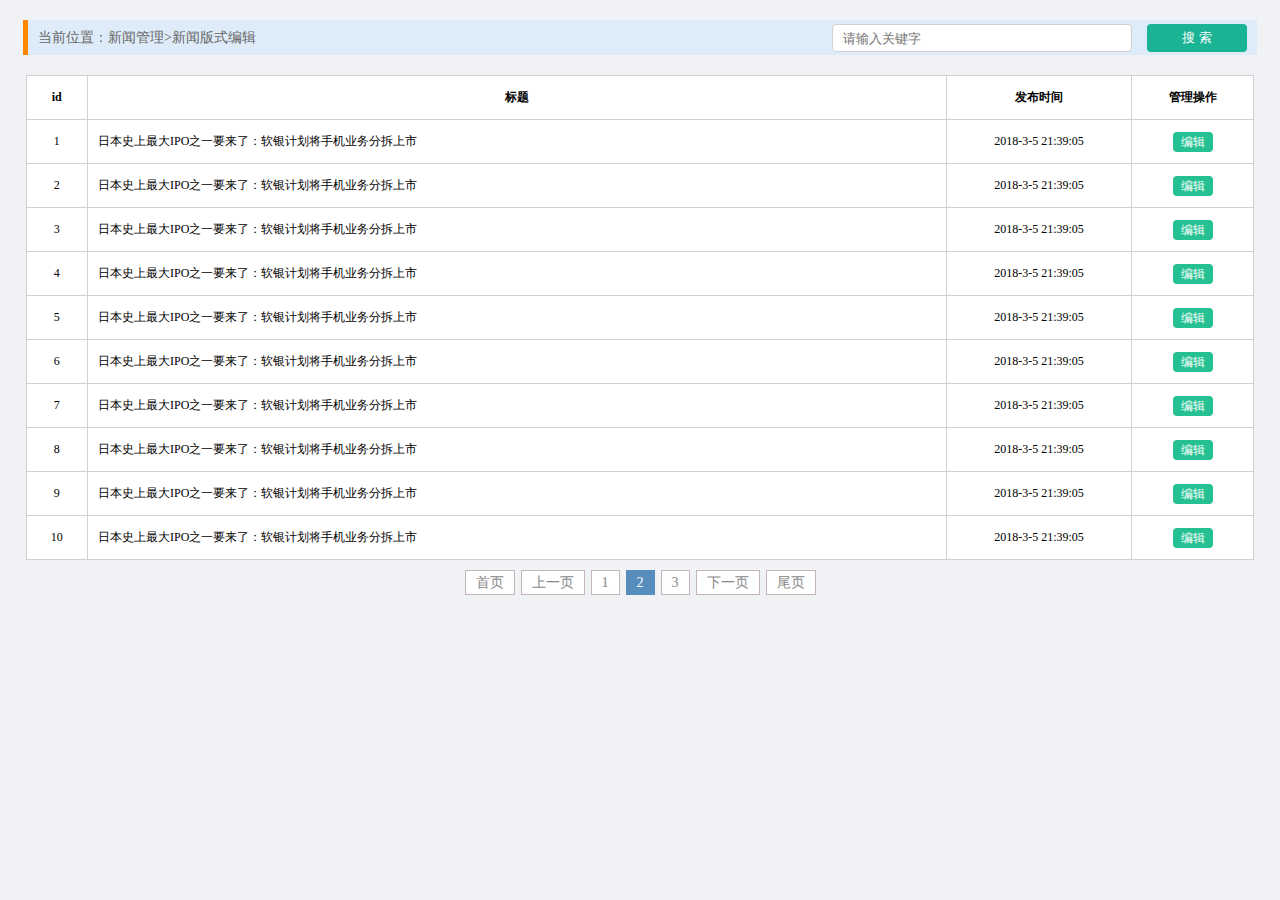
<file: info/static/admin/html/news_edit.html>
<!DOCTYPE html>
<html lang="en">
<head>
	<meta charset="UTF-8">
	<title>新经资讯后台管理</title>
	<link rel="stylesheet" type="text/css" href="../css/reset.css">
	<link rel="stylesheet" type="text/css" href="../css/main.css">
	<link rel="stylesheet" href="../css/jquery.pagination.css">
	<script type="text/javascript" src="../js/jquery-1.12.4.min.js"></script>
	<script type="text/javascript" src="../js/jquery.pagination.min.js"></script>
</head>
<body>
	<div class="breadcrub">
			当前位置：新闻管理>新闻版式编辑
		<form class="news_filter_form">
			<input type="text" placeholder="请输入关键字" class="input_txt">
			<input type="submit" value="搜 索" class="input_sub">
		</form>
	</div>
		

	<div class="pannel">			
			<table class="common_table">
				<tr>
					<th width="5%">id</th>
					<th width="70%">标题</th>
					<th width="15%">发布时间</th>
					<th width="10%">管理操作</th>
				</tr>
				<tr>
					<td>1</td>
					<td class="tleft">日本史上最大IPO之一要来了：软银计划将手机业务分拆上市</td>
					<td>2018-3-5 21:39:05</td>
					<td>
						<a href="news_edit_detail.html" class="edit">编辑</a>
					</td>
				</tr>
				<tr>
					<td>2</td>
					<td class="tleft">日本史上最大IPO之一要来了：软银计划将手机业务分拆上市</td>
					<td>2018-3-5 21:39:05</td>
					<td>
						<a href="news_edit_detail.html" class="edit">编辑</a>
					</td>
				</tr>					
				<tr>
					<td>3</td>
					<td class="tleft">日本史上最大IPO之一要来了：软银计划将手机业务分拆上市</td>
					<td>2018-3-5 21:39:05</td>
					<td>
						<a href="news_edit_detail.html" class="edit">编辑</a>
					</td>
				</tr>
				<tr>
					<td>4</td>
					<td class="tleft">日本史上最大IPO之一要来了：软银计划将手机业务分拆上市</td>
					<td>2018-3-5 21:39:05</td>
					<td>
						<a href="news_edit_detail.html" class="edit">编辑</a>
					</td>
				</tr>
				<tr>
					<td>5</td>
					<td class="tleft">日本史上最大IPO之一要来了：软银计划将手机业务分拆上市</td>
					<td>2018-3-5 21:39:05</td>
					<td>
						<a href="news_edit_detail.html" class="edit">编辑</a>
					</td>
				</tr>
				<tr>
					<td>6</td>
					<td class="tleft">日本史上最大IPO之一要来了：软银计划将手机业务分拆上市</td>
					<td>2018-3-5 21:39:05</td>
					<td>
						<a href="news_edit_detail.html" class="edit">编辑</a>
					</td>
				</tr>
				<tr>
					<td>7</td>
					<td class="tleft">日本史上最大IPO之一要来了：软银计划将手机业务分拆上市</td>
					<td>2018-3-5 21:39:05</td>
					<td>
						<a href="news_edit_detail.html" class="edit">编辑</a>
					</td>
				</tr>
				<tr>
					<td>8</td>
					<td class="tleft">日本史上最大IPO之一要来了：软银计划将手机业务分拆上市</td>
					<td>2018-3-5 21:39:05</td>
					<td>
						<a href="news_edit_detail.html" class="edit">编辑</a>
					</td>
				</tr>
				<tr>
					<td>9</td>
					<td class="tleft">日本史上最大IPO之一要来了：软银计划将手机业务分拆上市</td>
					<td>2018-3-5 21:39:05</td>
					<td>
						<a href="news_edit_detail.html" class="edit">编辑</a>
					</td>
				</tr>
				<tr>
					<td>10</td>
					<td class="tleft">日本史上最大IPO之一要来了：软银计划将手机业务分拆上市</td>
					<td>2018-3-5 21:39:05</td>
					<td>
						<a href="news_edit_detail.html" class="edit">编辑</a>
					</td>
				</tr>
			</table>
		</div>
		
		<div class="box">
			<div id="pagination" class="page"></div>
		</div>

        <script>
			$(function() {
				$("#pagination").pagination({
					currentPage: 2,
					totalPage: 3,
					callback: function(current) {
					    alert('ok!');
					}
				});
			});
		</script>
	
</body>
</html>
</file>
<file: info/static/admin/css/main.css>
body{
	background:#f1f2f6;
	font-family:'Microsoft YaHei';
}

.login_logo{
	background:rgba(47,64,80,0.4);
	height:45px;
}

.login_logo img{
	margin:5px 0 0 10px;
}

.header{
	width:100%;
	height:60px;
	overflow:hidden;
	background:#2f4050;
	position:fixed;
	left:0px;
	top:0px;
}

.header .logo{
	width:194px;
	height:33px;
	margin:13px 0 0 20px;
}

.header .logout{
	width:90px;
	height:30px;
	background:url(../images/icons.png) 10px -344px no-repeat #1ab394;
	margin:15px 20px 0 0;
	border-radius:4px;
	text-indent:40px;
	line-height:30px;
	font-size:14px;
	color:#fff;
}

.header .logout:hover{
	width:88px;
	height:28px;
	border:1px solid #1ab394;
	background:url(../images/icons.png) 10px -344px no-repeat #2f4050;
	opacity:0.5;
}

.side_bar{
	position:fixed;
	width:210px;
	background:#466079;
	left:0px;
	top:60px;
	bottom:0px;
}

.user_info{
	width:210px;
	overflow:hidden;
}

.user_info img{
	display:block;
	margin:20px auto 0;
	width:68px;
	height:68px;
	border-radius:34px;
}

.user_info p{
	text-align:center;
	font-size:14px;
	color:#bdcbd8;
	margin:10px auto;
}

.user_info em{
	font-weight:bold;
	color:#1ab394;
}

.menu_con{
	width:210px;
	margin-top:10px;
	overflow:hidden;
}

.first_menu{
	height:44px;
	border-bottom:1px solid #597b9b;
	background:url(../images/icons.png) 190px -283px no-repeat;
}

.menu_con .active{
	background:url(../images/icons.png) 190px -283px no-repeat #2f4050;
	border-bottom:0px;
}

.menu_con a{
	display:block;
	height:44px;
	line-height:44px;
	color:#e5f1fc;
	font-size:12px;
	text-indent:60px;
}

.icon01{
	background:url(../images/icons.png) 20px 12px no-repeat;
}

.icon02{
	background:url(../images/icons.png) 20px -38px no-repeat;
}

.icon021{
	background:url(../images/icons.png) 50px -87px no-repeat;
}

.icon022{
	background:url(../images/icons.png) 50px -139px no-repeat;
}


.icon03{
	background:url(../images/icons.png) 20px -89px no-repeat;
}

.icon031{
	background:url(../images/icons.png) 50px -185px no-repeat;
}

.icon032{
	background:url(../images/icons.png) 50px -235px no-repeat;
}

.icon033{
	background:url(../images/icons.png) 50px -336px no-repeat;
}

.icon034{
	background:url(../images/icons.png) 50px -390px no-repeat;
}

.sub_menu{
	display:none;
	border-bottom:1px solid #597b9b;
}

.sub_menu li{
	background:url(../images/icons.png) 190px -283px no-repeat #2f4050;
}

.sub_menu a{
	text-indent:80px;
}

.show{
	display:block;
}

.main_body{
	position:fixed;
	background:#f9f9f9;
	left:210px;
	top:60px;
	right:0px;
	bottom:0px;
}

.breadcrub{
	width:96%;
	height:35px;
	line-height:35px;
	background-color:#deecf9;
	margin:20px auto 0;
	font-size:14px;
	border-left:5px solid #f80;
	text-indent:10px;
	color:#666;
}

.pannel{
	width:96%;
	overflow:hidden;
	margin:20px auto 0;
	background-color:#fff;
}

.pannel img{
	display:block;
	width:90%;
	margin:20px auto 0;
}

.spannels{
	overflow:hidden;
	margin:20px auto 0;
}

.spannel{
	width:31%;
	float:left;
	margin-left:2%;
	height:100px;
	overflow:hidden;
	text-align:center;
	position:relative;
}

.spannel2{
	width:30%;
	float:left;
	margin-left:2%;
	height:100px;
	overflow:hidden;
	text-align:center;
	position:relative;
}

.spannel em,.spannel2 em{
	font-size:50px;
	line-height:50px;
	display:inline-block;
	margin:10px 0 0 20px;
	font-family:'Arial';
	color:rgba(255,255,255,0.8);
}

.spannel span,.spannel2 span{
	font-size:14px;
	display:inline-block;
	color:rgba(255,255,255,0.8);
	margin-left:10px;
}

.spannel b,.spannel2 b{
	position:absolute;
	left:0;
	bottom:0;
	width:100%;
	line-height:24px;
	background:rgba(0,0,0,0.1);
	color:#fff;
	font-size:14px;
	font-weight:normal;
}



.scolor01{
	background-color:#ff9565;
}

.scolor02{
	background-color:#9ed367;
}

.scolor03{
	background-color:#23b7e5;
}

.chart_show{
	width:100%;
	height:400px;
}

.login_bg{
	position:fixed;
	left:0;
	top:0;
	width:100%;
	height:100%;
	z-index:-9999;
	background:url(../images/login-bg.jpg) no-repeat;
}

.login_form{
  width:330px;
  height:292px;
  background:#fff;
  position:fixed;
  left:50%;
  top:50%;
  margin-top:-146px;
  margin-left:-165px;
  overflow:hidden;
  border-radius:6px;
}

.login_form .error_tip{
	position:absolute;
	font-size:12px;
	color:#f00;
	bottom:84px;
	left:18px;
	display:none;
}


.login_title{
  line-height:72px;
  text-align:center;
  background:#1ab394;
  color:#fff;
  font-size:20px;
}

.input_txt{
  display:block;
  margin:20px auto 0;
  width:298px;
  height:32px;
  border:1px solid #d0d0d0;
  border-radius:4px;
  outline:none;
  text-indent:10px; 
}

.forget_pass{
  display:block;
  width:298px;
  margin:10px auto 0;
  text-align:right;
  font-size:14px;
  color:#5195d0;
}

.input_sub{
  display:block;
  margin:40px auto 0;
  width:298px;
  height:32px;
  border:0px;
  border-radius:4px;
  background:#1ab394;
  color:#fff;
  cursor:pointer;
}

.input_sub:hover{
  opacity:0.8;
}


.common_table{
	width:100%;
	border-collapse:collapse;
	border:1px solid #d1d1d1;
}

.common_table th,.common_table td{
	border:1px solid #d1d1d1;
	text-align:center;
	padding:13px 0px;
	font-size:12px;
}

.pagenation{      
    padding:0px;
    list-style:none;
    width:960px;
    height:40px;
    margin:20px auto 0;
    text-align:center;
    font-size:0px;
}

.pagenation li{
    display:inline-block;
    height:26px;            
    font-size:12px;
    margin:7px 5px 0px;          
}

.pagenation  a{
    line-height:26px;
    text-decoration:none;
    color:#393c35;
    display:block;
    padding:0px 10px;
    border:1px solid #d1d1d1;
}

.pagenation a:hover{
    background:#f80;
    color:#fff;
}

.review,.edit,.addtype{
	display:block;
	width:40px;
	line-height:20px;
	margin:-5px auto;
	border-radius:4px;
	color:#fff;
	background:#25c192;
}

.addtype{
	width:100px;
	line-height:26px;
}

.edit{
	background:#25c192;
}

.common_table .tleft{
	text-align:left;
	text-indent:10px;
}

.review_title{
	font-size:18px;
	line-height:40px;
	text-indent:20px;
	border-bottom:1px solid #ddd;
	margin-bottom:20px;
}

.form_group{
	overflow:hidden;
	margin-bottom:15px;
}

.form_group label{
	float:left;
	width:12%;
	line-height:30px;
	text-align:right;
	font-size:14px;
}

.form_group .input_txt2{
	width:86%;
	height:30px;
	float:left;
	text-indent:10px;
	outline:none;
	border-radius:4px;	
	border:1px solid #d0d0d0;
	box-sizing:border-box;
}

.form_group .input_area,.form_group .input_multxt{
	width:86%;
	height:300px;
	float:left;
	padding:10px;
	outline:none;
	font-family:'Microsoft YaHei';
	font-size:14px;
	border-radius:4px;
	border:1px solid #d0d0d0;
	box-sizing:border-box;
}

.form_group .input_multxt{
	height:50px;
}

.rich_wrap{
	width:86%;
}

.form_group .sel_opt{
	width:150px;
	height:30px;
	float:left;
	border:1px solid #ddd;
	border-radius:4px;
	outline:none;
	text-indent:10px;
}

.form_group .index_pic{
	width:100px;
	height:100px;
	float:left;
	margin:0px;
}

.group_hide{
	display:none;
}

.indent_group{
	text-indent:12%;
	margin-top:15px;
}

.confirm{
	width:80px;
	height:30px;
	border-radius:4px;
	color:#fff;
	background:#25c192;
	border:0px;
	outline:none;
}

.cancel{
	width:80px;
	height:30px;
	border-radius:4px;
	color:#fff;
	background:#25c192;
	border:0px;
	outline:none;
}

.line_top{
	border-top:1px solid #ddd;
	padding:10px 0px;
}

.input_file{
	margin-top:4px;
}


.pop{
	width:500px;
	height:270px;
	border:1px solid #ddd;
	background:#fff;
	position:fixed;
	left:50%;
	top:50%;
	margin-top:-151px;
	margin-left:-251px;
	z-index:9999;
}

.pop h3{
	background:#25c192;
	line-height:40px;
	margin:2px;
	color:#fff;
	text-indent:10px;
}

.form_group .input_label{
	width:80px;
    line-height:32px;
    margin-left:60px;
}

.form_group .error_tip{
	position:absolute;
	left:141px;
	top:132px;
	color:#f00;
	font-size:12px;
	display:none;
}

.input_txt3{
  width:298px;
  height:32px;
  border:1px solid #d0d0d0;
  border-radius:4px;
  outline:none;
  text-indent:10px; 
}

.mt50{
	margin-top:50px;
}

.pop .line_top{
	text-align:center;
	margin-top:80px;
	padding-top:15px;
}

.mask{
	position:fixed;
	width:100%;
	height:100%;
	background:#000;
	left:0px;
	top:0px;
	opacity:0.3
}

.pop_con{
	display:none;
}

.category_name{
	font-size:14px;
	line-height:30px;
}

.ui-pagination-container{
	text-align:center;
	margin-top:5px;
}

.news_filter_form{
	float:right;
	height:36px;
	margin:4px 10px 0 0;
}

.news_filter_form .input_txt{
	float:left;
	margin:0px;
	width:298px;
	height:26px;
	border:1px solid #d0d0d0;
	border-radius:4px;
	outline:none;
	text-indent:10px; 
  }

  .news_filter_form .input_sub{
	float:left;
	margin:0px;
	margin-left:15px;
	width:100px;
	height:28px;
	border:0px;
	border-radius:4px;
	background:#1ab394;
	color:#fff;
	cursor:pointer;
  }
</file>
<file: info/static/news/css/main.css>
body{
    background:#f1f2f6;
    font-family:'Microsoft YaHei';
}
.header_con{
    height:59px;
    background:#fff;
    border-bottom:1px solid #ccc;
}
.header{
    width:1200px;
    height:59px;
    margin:0px auto;
}

.logo{
    width:140px;
    height:33px;
    margin-top:13px;
}

.menu{
    width:600px;
    height:59px;
    margin-left:100px;
}

.menu li{
    height:59px;
    float:left;
}

.menu .active{
    border-bottom:2px solid #009afc;
}

.menu .active a{
    color:#39f;
}

.menu li a{
    display:block;
    line-height:59px;
    padding:0px 25px;
    font-size:14px;
    color:#666;
}

.menu li a:hover{
    color:#39f;
}

.user_btns{
    line-height:59px;
    font-size:14px;
    color:#666
}

.user_btns a{
    color:#666;
}

.user_btns a:hover{
    color:#39f;
}

.user_login{
    height:30px;
    overflow: hidden;
    margin-top:15px;
    /*display:none;    －－未注释之前，用户登陆状态不显示 */
}

.user_login img{
    float:left;
    width:30px;
    height:30px;
    border-radius:15px;
}

.user_login a{
    float:left;
    font-size:14px;
    margin-left:10px;
    color:#39f;
    line-height:30px;
}

.conter_con{
    width:1200px;
    overflow:hidden;
    margin:20px auto 0;
}

.list_con{
    width:820px;    
}

.list_con li{
    background:#fff;
    height:168px;
    border:1px solid #ececee;
    overflow:hidden;
    margin-bottom:12px;
}

.list_con .news_pic{
    width:168px;
    height:168px;
}

.list_con .news_pic img{
    width:168px;
    height:168px;
}

.list_con .news_title{
    width:616px;
    height:18px;
    margin:16px 0 0 16px;
    font-size:18px;
    line-height:18px;
    color:#000;
    overflow: hidden;
    white-space: nowrap;
    text-overflow: ellipsis;
}



.list_con .news_title:hover{
    color:#39f;
}

.list_con .news_detail{
    width:616px;
    height:88px;
    margin:10px 0 0 16px;
    font-size:14px;
    line-height:23px;
    color:#666;
}

.author_info{
    width:616px;
    height:20px;
    margin-left:16px;
}

.author img{
    float:left;
}

.author a{
    float:left;
    font-size:12px;
    color:#333;
    line-height:20px;
    margin-left:5px;
}
.author a:hover{
    color:#39f;
}

.source{
    float:left;
    line-height:20px;
    font-size:12px;
    color:#999;
}

.time{
    float:left;
    margin-left:15px;
    line-height:20px;
    font-size:12px;
    text-indent:20px;
    color:#999;
    background:url(../images/clock.png) left center no-repeat;
}

.rank_con{
    width:358px;
    border:1px solid #ececee;
}
.card_list_con{
    width:760px;
    overflow:hidden;
    margin-left:10px;    
}

.card_list{
    width:300px;
    margin:20px;
    float:left;
}

.author_card{
    background:#fff;
    margin-bottom:10px;
    overflow: hidden;
    padding:20px;
}

.author_pic{
    float:left;
    width:60px;
    height:60px;    
}
.author_pic img{
    width:60px;
    height:60px;
    border-radius:30px;
}
.author_name{
    float: left;
    color:#333;
    font-size:22px;
    line-height:60px;
    margin-left:16px;
}
.author_name:hover{
    color:#1482f0;
}

.author_resume{
    width:100%;
    float: left;
    font-size:13px;
    color:#666;
    margin-top:10px;
}

.writings,.follows{
    float: left;
    margin:20px 30px 0 0;
}

.writings span,.follows span{
    display: block;
    font-size:12px;
    color:#999;    
}

.writings b,.follows b{
    display: block;
    font-weight:normal;
    font-size:18px;
    color:#333;    
}

.rank_title{
    height:53px;
    background:#fff;
    border-bottom:1px solid #ececee;
}

.rank_title h3{
    line-height:53px;
    font-size:14px;
    color:#000;
    text-indent:52px;
    background:url(../images/hit_icon.png) 20px center no-repeat;
}

.rank_list{
    background:#fff;
}

.rank_list li{
    width:316px;
    margin:0px auto;
    border-bottom:1px solid #ececee;
    padding:18px 0px;
    overflow:hidden;
}

.rank_list li span{
    float:left;
    width:19px;
    height:19px;
    line-height:19px;
    text-align:center;
    border-radius:2px;
    margin-right:11px;
    color:#1482f0;
}

.rank_list li a{
    float:left;
    width:286px;
    font-size:14px;
    color:#333;
}

.rank_list li a:hover{
    color:#39f;
}

.rank_list li .first{
    background: #f33;
    color:#fff;
}

.rank_list li .second{
    background:#ff722b;
    color:#fff;
}

.rank_list li .third{
    background:#fa3;
    color:#fff;
}

.footer{
    margin-top:20px;
    background:#262F38;
    overflow:hidden;
}
.footer_links{
    text-align:center;
    margin-top:20px;
}

.footer_links a,.footer_links span{
    color:#fff;
    font-size:12px;

}

.footer_links span{
    margin:0 5px;
}

.copyright{
    text-align:center;
    font-size:12px;
    color:#fff;
    line-height:26px;
    margin-top:9px;
    margin-bottom:20px;
}


.login_form_con,.register_form_con{
    display:none;
}


.login_form,.register_form{
    width:350px;
    height:400px;
    position:fixed;
    background:#fff;
    border-radius:5px;
    left:50%;
    top:50%;
    margin-left:-175px;
    margin-top:-200px;
    z-index:9999;
}

.register_form{
    height:500px;
    margin-top:-250px;
}

.mask{
    position:fixed;
    width:100%;
    height:100%;
    background:#000;
    opacity:0.3;
    filter:alpha(opacity=30);
    left:0px;
    top:0px;
    z-index:9998;
}

.login_title,.register_title{
    height:72px;
    border-bottom:1px solid #dcdcdc;
    position:relative;
}
.login_title h3,.register_title h3{
    line-height:72px;
    text-align:center;
    font-size:18px;
    color:#1482f0;
}

.login_title a,.register_title a{
    width:16px;
    height:16px;
    background:url(../images/shutoff.png) left top no-repeat;
    font-weight:normal;
    color:#999;
    position:absolute;
    right:20px;
    top:30px;
}

.login_title a:hover,.register_title a:hover{
    background:url(../images/shutoff.png) right top no-repeat;
}

.form_group{
    width:310px;
    height:50px;
    border-bottom:1px solid #ebebeb;
    margin:23px auto 0;
    position:relative;
}

.form_group2{
    width:310px;
    margin:20px auto 0;
    font-size:12px;
    color:#999;
    position:relative;
}

.register_form .form_group{
    margin:15px auto 0;
}

.register_form .input_sub{
    margin:30px auto 0;
}

.form_group .error_tip,.form_group2 .error_tip{
    position:absolute;
    font-size:12px;
    color:#f00;
    left: auto;
    right:0px;
    top: auto;
    bottom:-20px;
    display:none;
}

.form_group2 input,.form_group2 p{
    float:left;
}

.form_group2 input{
    margin:2px 10px 0 0;
}

.form_group .get_code{
    position:absolute;
    right:0px;
    top:20px;
    color:#70b7f9;
    font-size:12px;
}

.form_group .get_pic_code{
    position:absolute;
    width:80px;
    height:30px;
    right:0px;
    top:10px;
}

.form_group .get_code:hover{
    color:#1482f0;
}

.register_form .code_pwd{
    width:200px;
}

.hotline{
    border-bottom:1px solid #2185ed;
}

.form_group input{
    width:310px;
    height:44px;
    border:0px;
    outline:none;
    position:absolute;
    left:0;
    bottom:0;
}

.form_group .input_tip{
    position:absolute;
    left:0;
    top:22px;
    width:110px;
    line-height:14px;
    font-size:14px;
    color:#999;
}

.input_sub{
    display:block;
    width:310px;
    height:40px;
    background:#1482f0;
    border:0px;
    color:#fff;
    font-size:14px;
    margin:50px auto 0;
    border-radius:4px;
    cursor:pointer;
}

.input_sub:hover{
    background:#4d9df1;
}



.down_link{
    text-align:center;
    font-size:12px;
    color:#999;
    margin-top:30px;
}

.down_link a{
    color:#70b7f9;
}

.down_link a:hover{
    color:#1482f0;
}

.register_form .down_link{
    margin-top:20px;
}


.detail_con{
    width:778px;
    padding:20px;
    overflow:hidden;
    background:#fff;
    border:1px solid #ececee;
}

.detail_con h3{
    font-size:30px;
    line-height:45px;
}

.detail_about{
    margin:10px 0;
    border-bottom:1px solid #ebebeb;
    padding:10px 0;
}

.time_souce{
    color:#999;
    font-size: 12px;
    text-indent:20px;
    background:url(../images/clock.png) left center no-repeat;
}

.comment{
    color:#999;
    font-size: 12px;
    text-indent:20px;
    background:url(../images/comment_icon.png) left center no-repeat;
}

.summary{
    letter-spacing: .5px;
    text-align: justify;
    background:#f0f2f5;
    font-size:16px;
    line-height:28px;
    padding:15px 25px;
    margin-top:30px;
    position:relative;
}

.detail_con .summary:before{
    position:absolute;
    left:5px;
    top:5px;
    content:"『";
}

.detail_con .summary:after{
    position:absolute;
    right:5px;
    bottom:5px;
    content:"』";
}

.detail_con h4{
    font-size: 18px;
    font-weight: 700;
    color: #1478f0;
    border-left: 5px solid #1478f0;
    padding-left: 10px;
    margin:30px 0
}

.detail_con p{
    font-size: 16px;
    line-height: 28px;
    margin-bottom: 30px;
    text-align: justify
}


.collection{
    display:inline-block;;
    width:98px;
    line-height:34px;
    text-indent:45px;
    border:1px solid #3791ef;
    color:#3791ef;
    border-radius:4px;
    font-size:14px;
    margin:0px 5px;
    background:url(../images/collect_icons.png) 21px 7px no-repeat;
    overflow:hidden;
}

.block-center {
    display: block;
    margin: 0 auto;
}


.collection:hover{
    background:url(../images/collect_icons.png) 21px -33px no-repeat;
}


.focus{
    display:inline-block;;
    width:98px;
    line-height:34px;
    text-indent:45px;
    border:1px solid #f80;
    color:#f80;
    border-radius:4px;
    font-size:14px;
    /*margin:0px 5px;*/
    background:url(../images/focus_icons.png) 21px 7px no-repeat;
    overflow: hidden;
}


.focus:hover{
    background:url(../images/focus_icons.png) 21px -33px no-repeat;
}


.collected{
    /*display:inline-block;*/
    width:100px;
    height:36px;
    color:#666;
    border-radius:4px;
    font-size:14px;
    /*margin:0px 5px;*/
    background:url(../images/collect_icons.png) 15px -73px no-repeat #e6e6e6;
    position:relative;
    overflow:hidden;
}

.collected:hover{
    background-position:10px -73px;
}

.collected .out{
    position:absolute;
    left:40px;
    top:8px;
}

.collected:hover .out{
    left:40px;
    top:35px;
}

.collected .over{
    position:absolute;
    left:40px;
    top:35px;
}

.collected:hover .over{
    left:33px;
    top:8px;
}



.focused{
    display:inline-block;;
    width:100px;
    height:36px;
    color:#666;
    border-radius:4px;
    font-size:14px;
    /*margin:0px 5px;*/
    background:url(../images/focus_icons.png) 15px -73px no-repeat #e6e6e6;
    position:relative;
    overflow:hidden;
}

.focused:hover{
    background-position:10px -73px;
}

.focused .out{
    position:absolute;
    left:40px;
    top:8px;
}

.focused:hover .out{
    left:40px;
    top:35px;
}

.focused .over{
    position:absolute;
    left:40px;
    top:35px;
}

.focused:hover .over{
    left:33px;
    top:8px;
}




.comment_form_logout{
    border:1px solid #e3e8ee;
    width:756px;
    border-radius:4px;
    padding:15px 10px;
    outline:none;
    font-size:16px;
    color:#e3e8ee;
    margin-top:50px;
}


.comment_form{
    margin-top:50px;
    overflow:hidden;
}

.comment_form .person_pic{
    float:left;
    width:40px;
    height:40px;
}

.comment_form img{
    width:40px;
    height:40px;
    border-radius:20px;
}

.comment_form .comment_input{
    float:left;
    width:690px;
    height:60px;
    margin-left:20px;
    border-radius:4px;
    padding:10px;
    outline:none;
    border:1px solid #2185ed;
}

.comment_form .comment_sub{
    float:right;
    width:58px;
    height:28px;
    border:1px solid #2185ed;
    background:#fff;
    border-radius:4px;
    margin:10px 7px 0 0;
    cursor:pointer;
}

.comment_form .comment_sub:hover{
    background:#2185ed;
    color:#fff;
}

.comment_count{
    font-size: 16px;
    color: #333;
    border-bottom: 1px solid #ebebeb;
    padding: 12px 0
}


.comment_list{
    border-bottom:1px solid #ebebeb;
    overflow:hidden;
    margin-top:15px;
    padding-bottom:15px;
}


.comment_list .person_pic{
    width:40px;
    height:40px;
    float:left;
}

.comment_list .person_pic img{
    width:40px;
    height:40px;
    border-radius:20px;
}

.user_name{
    width:690px;
    font-size: 14px;
    font-weight: 700;
    line-height: 20px;
    color: #333;
    margin-left:20px;
}

.comment_text{
    width:718px;
    font-size: 14px;
    line-height: 20px;
    color: #333;
    margin:5px 0 0 20px;
}

.comment_time{
    font-size:12px;
    color:#999;
    margin:10px 0 0 60px;
}

.comment_up{
    font-size:12px;
    color:#999;
    text-indent:20px;
    margin:10px 0 0 20px;
    background:url(../images/zan_icon.png) left top no-repeat;
}

.has_comment_up{
    font-size:12px;
    color:#999;
    text-indent:20px;
    margin:10px 0 0 20px;
    background:url(../images/zan_icon.png) left bottom no-repeat;
}



.comment_reply{
    font-size:12px;
    color:#999;
    text-indent:20px;
    margin:10px 0 0 20px;
    background:url(../images/reply_icon.png) left center no-repeat;
}


.reply_text_con{
    width:698px;
    padding:10px;
    background:#fafafa;
    margin:10px 0 0 60px;
}

.reply_text_con .user_name2{
    font-size:12px;
    font-weight:bold;
    color:#000;
    margin-bottom:5px;
}

.reply_text_con .reply_text{
    color:#666;
    font-size:12px;
}

.reply_form{
    width:718px;
    overflow:hidden;
    margin:10px 0 0 60px;
    display:none;
}

.reply_input{
    float:left;
    width:692px;
    height:30px;
    border-radius:4px;
    padding:10px;
    outline:none;
    border:1px solid #2185ed;
}

.reply_sub,.reply_cancel{
    width:40px;
    height:23px;
    background:#76b6f4;
    border:0px;
    border-radius:2px;
    color:#fff;
    margin:10px 5px 0 10px;
    cursor:pointer;
}

.reply_cancel{
    background:#fff;
    color: #909090;
}


.user_con{
    width:778px;
    min-height:660px;
    padding:20px;
    overflow:hidden;
    background:#f9f9f9;
    border:1px solid #ececee;
}

.main_frame{
    width:778px;
    min-height:660px;
}

.inframe_body{
    background:#f9f9f9;
}

.user_menu_con{
    width:308px;
    height:600px;
    background:#fff;
    border:1px solid #ececee;
    margin:100px 0 0 50px;
    position:relative;
}

.user_center_pic{
    width:198px;
    height:198px;
    position:absolute;
    left:55px;
    top:-100px;
}

.user_center_pic img{
    width:198px;
    height:198px;
    border-radius:99px;
}

.user_center_name{
    text-align:center;
    margin-top:120px;
    font-size:18px;
}

.option_list{
    width:268px;
    margin:20px auto 0;
}

.option_list li{
    text-align:center;
    border-bottom:1px solid #ededed;
}

.option_list li a{
    line-height:50px;
    font-size:14px;
    color:#333;
}

.option_list .active a{
    color:#39f;
}

.option_list li a:hover{
    color:#39f;
}

.user_con h3{
    font-size: 18px;
    padding: 10px 20px;
    color: #9698a5;
    border-bottom:1px solid #ededed;
}

.base_info,.pic_info,.type_info,.pass_info,.my_collect,.release_form,.news_list{
    width:700px;
    margin:0px auto;
}


.common_title,.base_info h3,.pic_info h3,.type_info h3,.pass_info h3,.my_collect h3,.release_form h3,.news_list h3{
    font-size: 18px;
    padding: 10px 20px;
    color: #9698a5;
    border-bottom:1px solid #ededed;
}


.pass_info,.release_form{
    position: relative;
}

.error_tip{
    position:absolute;
    left:178px;
    top:228px;
    color:#f00;
    font-size:13px;
    display:none;
}

.error_tip2{
    position:absolute;
    left:127px;
    bottom:33px;
    color:#f00;
    font-size:13px;
    display:none;
}

.form-group{
    width:600px;
    margin:20px auto;
    overflow:hidden;
    position:relative;
}

.form-group label{
    width:120px;
    line-height:40px;
    font-size:14px;
    font-weight:bold;
    color:#000;
    text-align:right;
    float:left;
    margin-right:5px;
}

.form-group .input_txt,.form-group .input_txt2{
    width:400px;
    height:30px;
    float:left;
    margin-top:5px;
    border:1px solid #ddd;
    border-radius:4px;
    outline:none;
    text-indent:10px;
}

.form-group b{
    line-height:40px;
    font-size:14px;
    font-weight:normal;
    color:#000;
}

.form-group .input_sub{
    width:402px;
    height:30px;
    margin:10px 0 0 128px;
}

.now_user_pic{
    width:100px;
    height:100px;
    border-radius:50px;
}

.label01{
    margin-top:35px;
}

.input_file{
    float:left;
    margin-top:8px;
}

.article_list{
    width:700px;
    margin:30px auto 0;
}

.article_list li{
    height:50px;
    border-bottom:1px solid #ededed;
    position:relative;
}

.article_list li a{
    line-height:50px;
    width:450px;
    overflow: hidden;
    text-overflow:ellipsis;
    white-space: nowrap;    
    font-size:14px;
    color:#666;
    float:left;
    position:relative;
    text-indent:20px;
}

.article_list li a:hover{
    color:#39f;
}

.article_list li a:before{
    content:"· ";
    color:#1482f0;
    font-size:40px;
    position:absolute;
    left:-17px;
    top:-2px;
}
.article_list li span{
    line-height:50px;
    font-size:14px;
    color:#999;
    text-indent:20px;
    float:right;
    background:url(../images/clock.png) left center no-repeat;
}

.article_list li em{
    line-height:50px;
    font-size:14px;
    color:#999;
    float:left;
    margin-left:20px;

}

.article_list li b{
    position:absolute;
    width:602px;
    height:72px;
    background:url(../images/tip_bg.png) no-repeat;
    left:20px;
    top:36px;
    font-weight:normal;
    font-size:12px;
    color:#666;
    z-index:100;
    padding:13px 10px 0;
    display:none;
}

.article_list li:hover b{
    display:block;
}

.article_list li .pass{
    color:green;
}

.article_list li .review{
    color:#dca80a;
}

.article_list li .nopass{
    color:#f00;
}

.loader_more{
    display:block;
    margin:30px auto 0;
    width:118px;
    line-height:38px;
    text-align:center;
    border:1px solid #ddd;
    border-radius:4px;
    color:#666;
    font-size:14px;
}

.loader_more:hover{
    color:#39f;
}

.error_con{
    width:800px;
    height:500px;
    margin:100px auto 0;
}

.error_con img{
    float:left;
    margin-right:20px;
}

.error_con h3{
    width:360px;
    margin-top:50px;
    font-size:30px;
    color:#333;
    float:left;
}

.error_con h4{
    width:360px;
    font-size:18px;
    margin-top:10px;
    color:#666;
    float:left;
}

.error_con p{
    width:360px;
    font-size:14px;
    margin-top:10px;
    color:#999;
    float:left;
}

.error_con a{
    float:left;
    width:120px;
    height:36px;
    line-height:36px;
    text-align:center;
    border-radius:18px;
    background:#1482f0;
    color:#fff;
    margin-top:20px;
}

.error_con a:hover{
    background:#39f;
}

.release_form .form-group{
    width:700px;
    overflow:hidden;
    margin:15px auto;
}

.form-group .input_txt2{
    width:570px;
}

.form-group .sel_opt{
    width:150px;
    height:30px;
    float:left;
    margin-top:5px;
    border:1px solid #ddd;
    border-radius:4px;
    outline:none;
    text-indent:10px;
}

.form-group .input_multxt{
    width:550px;
    height:60px;
    padding:10px;
    float:left;
    margin-top:5px;
    border:1px solid #ddd;
    border-radius:4px;
    outline:none;
    text-indent:10px;
}

.form-group .input_multxt2{
    width:570px;
    padding:10px 0px;
    height:300px;
    float:left;
    margin-top:5px;
    border:1px solid #ddd;
    outline:none;
    text-indent:10px;
}

.form-group .input_sub2{
    width:100px;
    margin:10px 0 0 127px;
}

.other_con{
    width:1100px;
    height:200px;
    margin-left:100px;
    background:#fff;
    position:relative;
}

.other_center_pic{
    width:198px;
    height:198px;
    position:absolute;
    left:-100px;
    top:0px;
}


.other_detail{
    width:268px;
    margin:30px auto 0;
}

.other_detail li{
    text-align:left;
    font-size:14px;
    line-height:40px;
    border-bottom:1px dotted #ededed;
    text-indent:10px;
}

.focus_other{
    overflow:hidden;
    margin-top:40px;
    text-align:center;
}

.focus_other a{
    text-align:left;
}

.ui-pagination-container{
    text-align:center;
    margin-top:20px;
}

.ui-pagination-container .ui-pagination-page-item:hover{
    color:#39f;
    border-color:#39f;
}

.ui-pagination-container .ui-pagination-page-item{
    background:none;
    font-size:12px;
}

.ui-pagination-container .ui-pagination-page-item.active{
    background:#39f;
    border-color:#39f;
}

.ui-pagination-container .ui-pagination-page-item:hover{
    color:#333;
}
</file>
